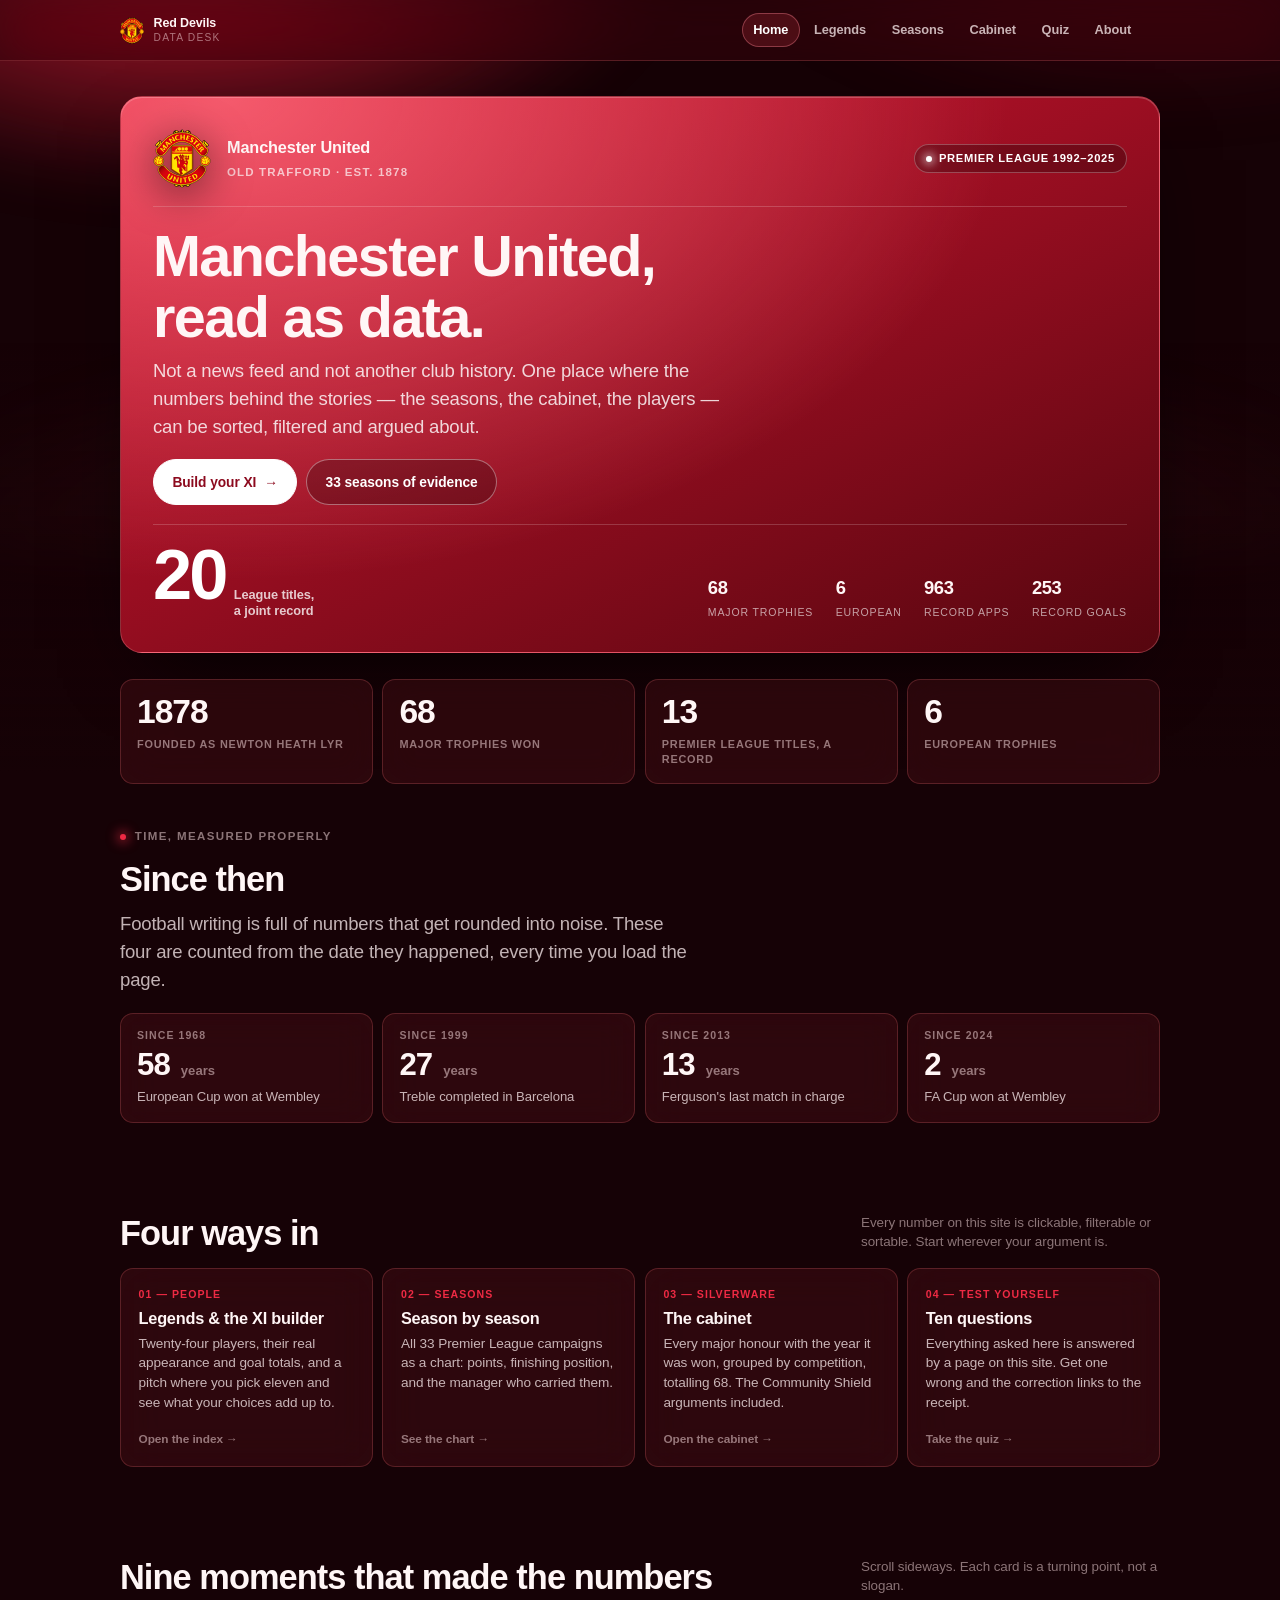
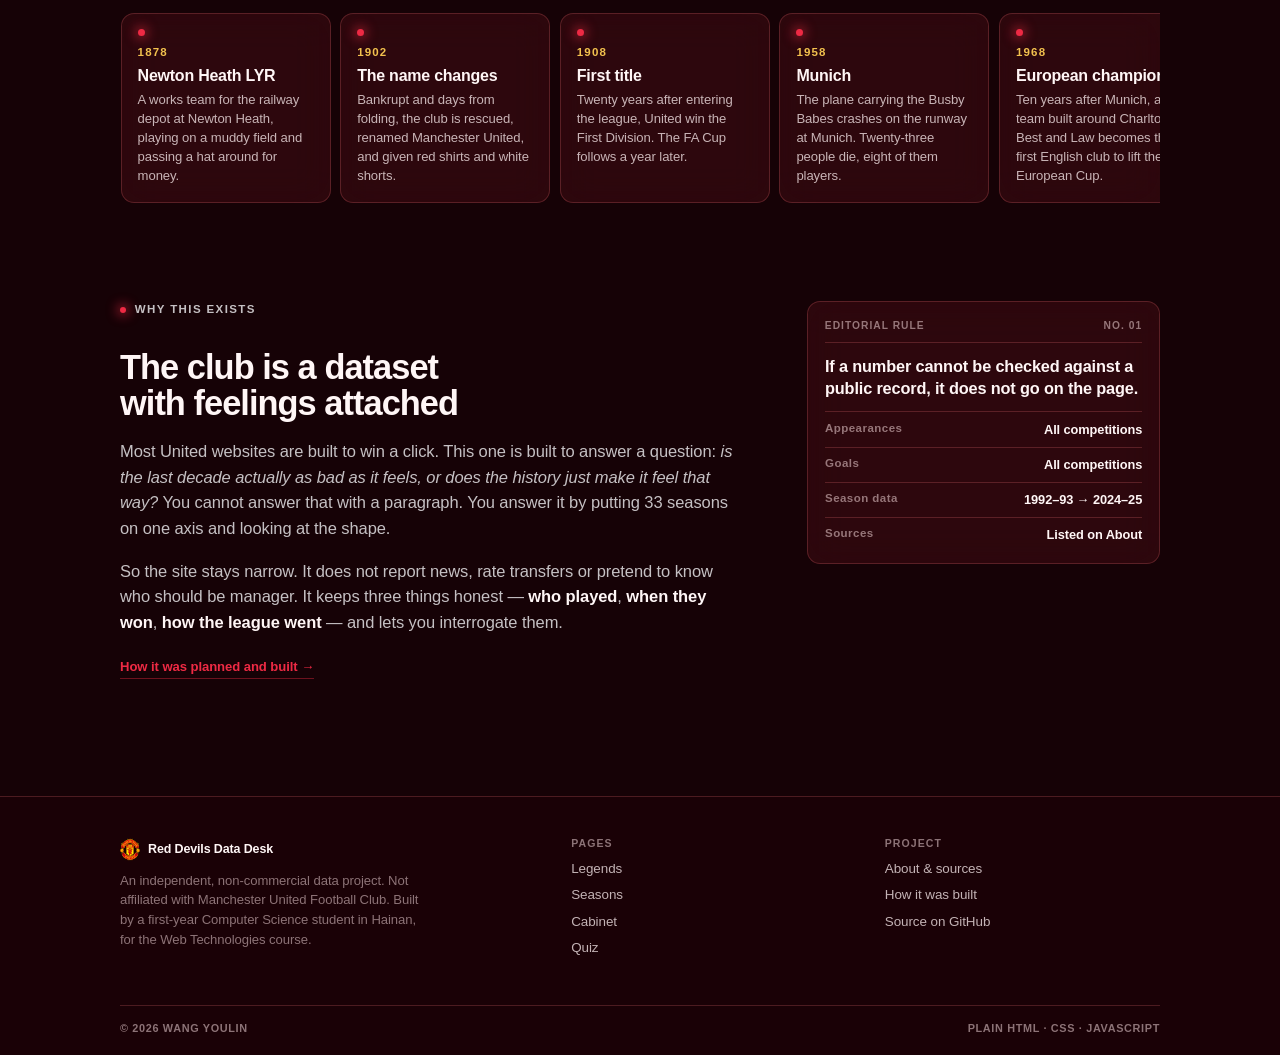
<file: index.html>
<!DOCTYPE html>
<html lang="en" data-theme="dark">
<head>
<meta charset="UTF-8">
<meta name="viewport" content="width=device-width, initial-scale=1">
<title>Red Devils Data Desk — Manchester United in numbers</title>
<meta name="description" content="A quiet data desk for Manchester United: every Premier League season, the trophy cabinet, and an XI you build yourself. Plain HTML, CSS and JavaScript.">
<meta name="author" content="WANG Youlin">
<meta name="theme-color" content="#06060a">
<link rel="canonical" href="https://qianniu2007.github.io/red-devils-desk/">

<meta property="og:type" content="website">
<meta property="og:site_name" content="Red Devils Data Desk">
<meta property="og:title" content="Red Devils Data Desk — Manchester United in numbers">
<meta property="og:description" content="Thirty-three Premier League seasons, 68 major trophies, and the XI that only you would pick.">
<meta property="og:url" content="https://qianniu2007.github.io/red-devils-desk/">
<meta property="og:image" content="https://qianniu2007.github.io/red-devils-desk/assets/img/og.png">
<meta property="og:image:width" content="1200">
<meta property="og:image:height" content="630">
<meta name="twitter:card" content="summary_large_image">

<link rel="icon" href="assets/img/favicon.svg" type="image/svg+xml">
<link rel="apple-touch-icon" href="assets/img/favicon-180.png">
<link rel="stylesheet" href="assets/css/site.css">

<script>
  /* Only used to scope the reveal styling: no theme switching any more. */
  document.documentElement.classList.add('js');
</script>
</head>
<body>
<a class="skip-link" href="#main">Skip to content</a>

<header class="masthead">
  <div class="wrap masthead__bar">
    <a class="brand" href="index.html">
      <img src="assets/img/crest-official.svg" alt="" width="24" height="27">
      <span class="brand__name"><b>Red Devils</b><span>Data Desk</span></span>
    </a>

    <nav class="nav" data-nav aria-label="Primary">
      <a href="index.html" aria-current="page">Home</a>
      <a href="legends.html">Legends</a>
      <a href="seasons.html">Seasons</a>
      <a href="trophies.html">Cabinet</a>
      <a href="quiz.html">Quiz</a>
      <a href="about.html">About</a>
    </nav>

    <div class="tools">
      <button class="icon-btn menu-btn" type="button" data-menu-toggle aria-expanded="false" aria-controls="primary-nav" aria-label="Open menu">
        <svg viewBox="0 0 24 24" fill="none" stroke="currentColor" stroke-width="1.8" aria-hidden="true"><path d="M3 6h18M3 12h18M3 18h18"/></svg>
      </button>
    </div>
  </div>
</header>

<main id="main">
  <!-- Hero ------------------------------------------------------------- -->
  <section class="wrap hero">
    <div class="hero-card">
      <div class="hero-card__top">
        <img class="crest" src="assets/img/crest-official.svg" alt="" width="58" height="65">
        <div class="hero-card__club">
          <b>Manchester United</b>
          <span>Old Trafford · est. 1878</span>
        </div>
        <span class="pill-live">Premier League 1992–2025</span>
      </div>

      <h1>Manchester United,<br>read as data.</h1>
      <p class="lead">Not a news feed and not another club history. One place where the numbers behind the stories — the seasons, the cabinet, the players — can be sorted, filtered and argued about.</p>

      <div class="hero__actions">
        <a class="btn" href="legends.html">Build your XI <span class="arrow" aria-hidden="true">→</span></a>
        <a class="btn btn--ghost" href="seasons.html">33 seasons of evidence</a>
      </div>

      <div class="hero-figure">
        <div class="hero-figure__main">
          <span class="hero-figure__num">20</span>
          <span class="hero-figure__label">League titles,<br>a joint record</span>
        </div>
        <ul class="hero-figure__rows">
          <li><b>68</b><span>Major trophies</span></li>
          <li><b>6</b><span>European</span></li>
          <li><b>963</b><span>Record apps</span></li>
          <li><b>253</b><span>Record goals</span></li>
        </ul>
      </div>
    </div>
  </section>

  <!-- Stat strip -------------------------------------------------------- -->
  <section class="wrap" aria-label="Key numbers">
    <div class="stats reveal">
      <div class="stat">
        <span class="stat__num">1878</span>
        <span class="stat__label">Founded as Newton Heath LYR</span>
      </div>
      <div class="stat">
        <span class="stat__num">68</span>
        <span class="stat__label">Major trophies won</span>
      </div>
      <div class="stat">
        <span class="stat__num">13</span>
        <span class="stat__label">Premier League titles, a record</span>
      </div>
      <div class="stat">
        <span class="stat__num">6</span>
        <span class="stat__label">European trophies</span>
      </div>
    </div>
  </section>

  <!-- Since then -------------------------------------------------------- -->
  <section class="wrap section">
    <p class="kicker"><span class="dot" aria-hidden="true"></span>Time, measured properly</p>
    <h2 class="mb-0">Since then</h2>
    <p class="lead mt-2">Football writing is full of numbers that get rounded into noise. These four are counted from the date they happened, every time you load the page.</p>
    <div class="tickers reveal" id="tickers"></div>
  </section>

  <!-- Three ways in ----------------------------------------------------- -->
  <section class="wrap section">
    <div class="section-head">
      <h2>Four ways in</h2>
      <p class="section-note">Every number on this site is clickable, filterable or sortable. Start wherever your argument is.</p>
    </div>

    <div class="cards reveal">
      <a class="card" href="legends.html">
        <span class="card__index">01 — People</span>
        <h3>Legends &amp; the XI builder</h3>
        <p>Twenty-four players, their real appearance and goal totals, and a pitch where you pick eleven and see what your choices add up to.</p>
        <span class="card__go">Open the index →</span>
      </a>
      <a class="card" href="seasons.html">
        <span class="card__index">02 — Seasons</span>
        <h3>Season by season</h3>
        <p>All 33 Premier League campaigns as a chart: points, finishing position, and the manager who carried them.</p>
        <span class="card__go">See the chart →</span>
      </a>
      <a class="card" href="trophies.html">
        <span class="card__index">03 — Silverware</span>
        <h3>The cabinet</h3>
        <p>Every major honour with the year it was won, grouped by competition, totalling 68. The Community Shield arguments included.</p>
        <span class="card__go">Open the cabinet →</span>
      </a>
      <a class="card" href="quiz.html">
        <span class="card__index">04 — Test yourself</span>
        <h3>Ten questions</h3>
        <p>Everything asked here is answered by a page on this site. Get one wrong and the correction links to the receipt.</p>
        <span class="card__go">Take the quiz →</span>
      </a>
    </div>
  </section>

  <!-- Eras -------------------------------------------------------------- -->
  <section class="wrap section">
    <div class="section-head">
      <h2>Nine moments that made the numbers</h2>
      <p class="section-note">Scroll sideways. Each card is a turning point, not a slogan.</p>
    </div>
    <div class="timeline reveal" id="eras" tabindex="0" role="region" aria-label="Club eras, scrollable"></div>
  </section>

  <!-- Honest bit -------------------------------------------------------- -->
  <section class="wrap section">
    <div class="hero__grid">
      <div class="prose">
        <p class="kicker"><span class="dot" aria-hidden="true"></span>Why this exists</p>
        <h2>The club is a dataset with feelings attached</h2>
        <p>Most United websites are built to win a click. This one is built to answer a question: <em>is the last decade actually as bad as it feels, or does the history just make it feel that way?</em> You cannot answer that with a paragraph. You answer it by putting 33 seasons on one axis and looking at the shape.</p>
        <p>So the site stays narrow. It does not report news, rate transfers or pretend to know who should be manager. It keeps three things honest — <strong>who played</strong>, <strong>when they won</strong>, <strong>how the league went</strong> — and lets you interrogate them.</p>
        <p><a class="arrow-link" href="about.html">How it was planned and built →</a></p>
      </div>
      <div class="programme" aria-label="Reading note">
        <div class="programme__top"><span>Editorial rule</span><span>No. 01</span></div>
        <p class="programme__label">If a number cannot be checked against a public record, it does not go on the page.</p>
        <dl class="programme__rows">
          <div class="programme__row"><dt>Appearances</dt><dd>All competitions</dd></div>
          <div class="programme__row"><dt>Goals</dt><dd>All competitions</dd></div>
          <div class="programme__row"><dt>Season data</dt><dd>1992–93 → 2024–25</dd></div>
          <div class="programme__row"><dt>Sources</dt><dd>Listed on About</dd></div>
        </dl>
      </div>
    </div>
  </section>
</main>

<footer class="footer">
  <div class="wrap">
    <div class="footer__grid">
      <div>
        <div class="footer__brand"><img src="assets/img/crest-official.svg" alt="" width="20" height="23">Red Devils Data Desk</div>
        <p>An independent, non-commercial data project. Not affiliated with Manchester United Football Club. Built by a first-year Computer Science student in Hainan, for the Web Technologies course.</p>
      </div>
      <div>
        <h2>Pages</h2>
        <ul>
          <li><a href="legends.html">Legends</a></li>
          <li><a href="seasons.html">Seasons</a></li>
          <li><a href="trophies.html">Cabinet</a></li>
          <li><a href="quiz.html">Quiz</a></li>
        </ul>
      </div>
      <div>
        <h2>Project</h2>
        <ul>
          <li><a href="about.html">About &amp; sources</a></li>
          <li><a href="about.html#process">How it was built</a></li>
          <li><a href="https://github.com/qianniu2007/red-devils-desk">Source on GitHub</a></li>
        </ul>
      </div>
    </div>
    <div class="footer__base">
      <span>© <span data-year>2026</span> WANG Youlin</span>
      <span>Plain HTML · CSS · JavaScript</span>
    </div>
  </div>
</footer>

<script src="assets/js/data.js"></script>
<script src="assets/js/site.js"></script>
<script>
  /* Home page only: render the eras timeline and the "since then" tickers
     straight out of the data file, so the markup never drifts from the data. */
  (function () {
    var erasHost = document.getElementById('eras');
    window.UTD.eras.forEach(function (era) {
      var el = document.createElement('article');
      el.className = 'era';
      el.innerHTML = '<span class="era__year">' + era.year + '</span>' +
        '<h3>' + era.title + '</h3>' +
        '<p>' + era.text + '</p>';
      erasHost.appendChild(el);
    });

    var tickerHost = document.getElementById('tickers');
    window.UTD.milestones.forEach(function (m) {
      var el = document.createElement('div');
      el.className = 'ticker';
      el.innerHTML = '<span class="ticker__since">Since ' + m.date.split('-')[0] + '</span>' +
        '<div class="ticker__num" data-ticker="' + m.label + '">0 <span data-ticker-unit>years</span></div>' +
        '<span class="ticker__label">' + m.label + '</span>';
      tickerHost.appendChild(el);
    });

    /* site.js ran before these nodes existed, so ask it to count them now. */
    window.RDD.renderTickers();
  })();
</script>
</body>
</html>
</file>
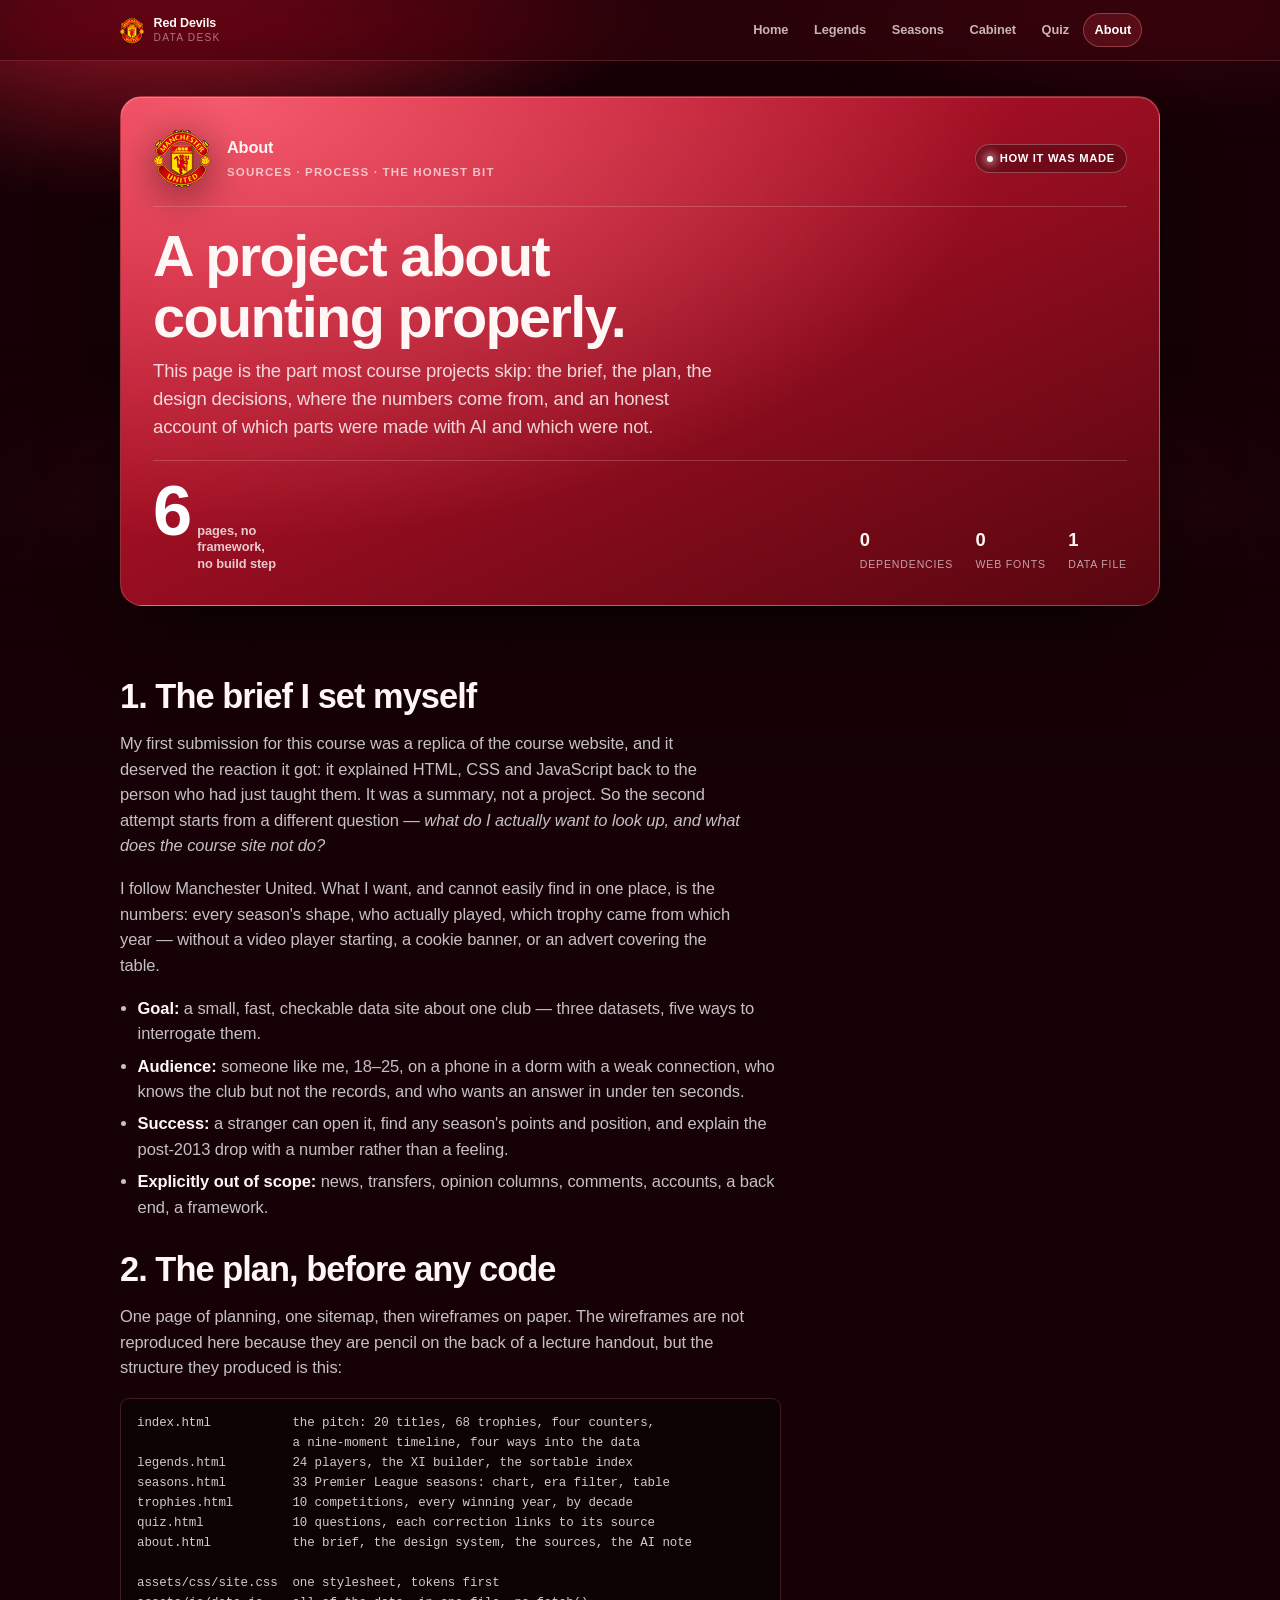
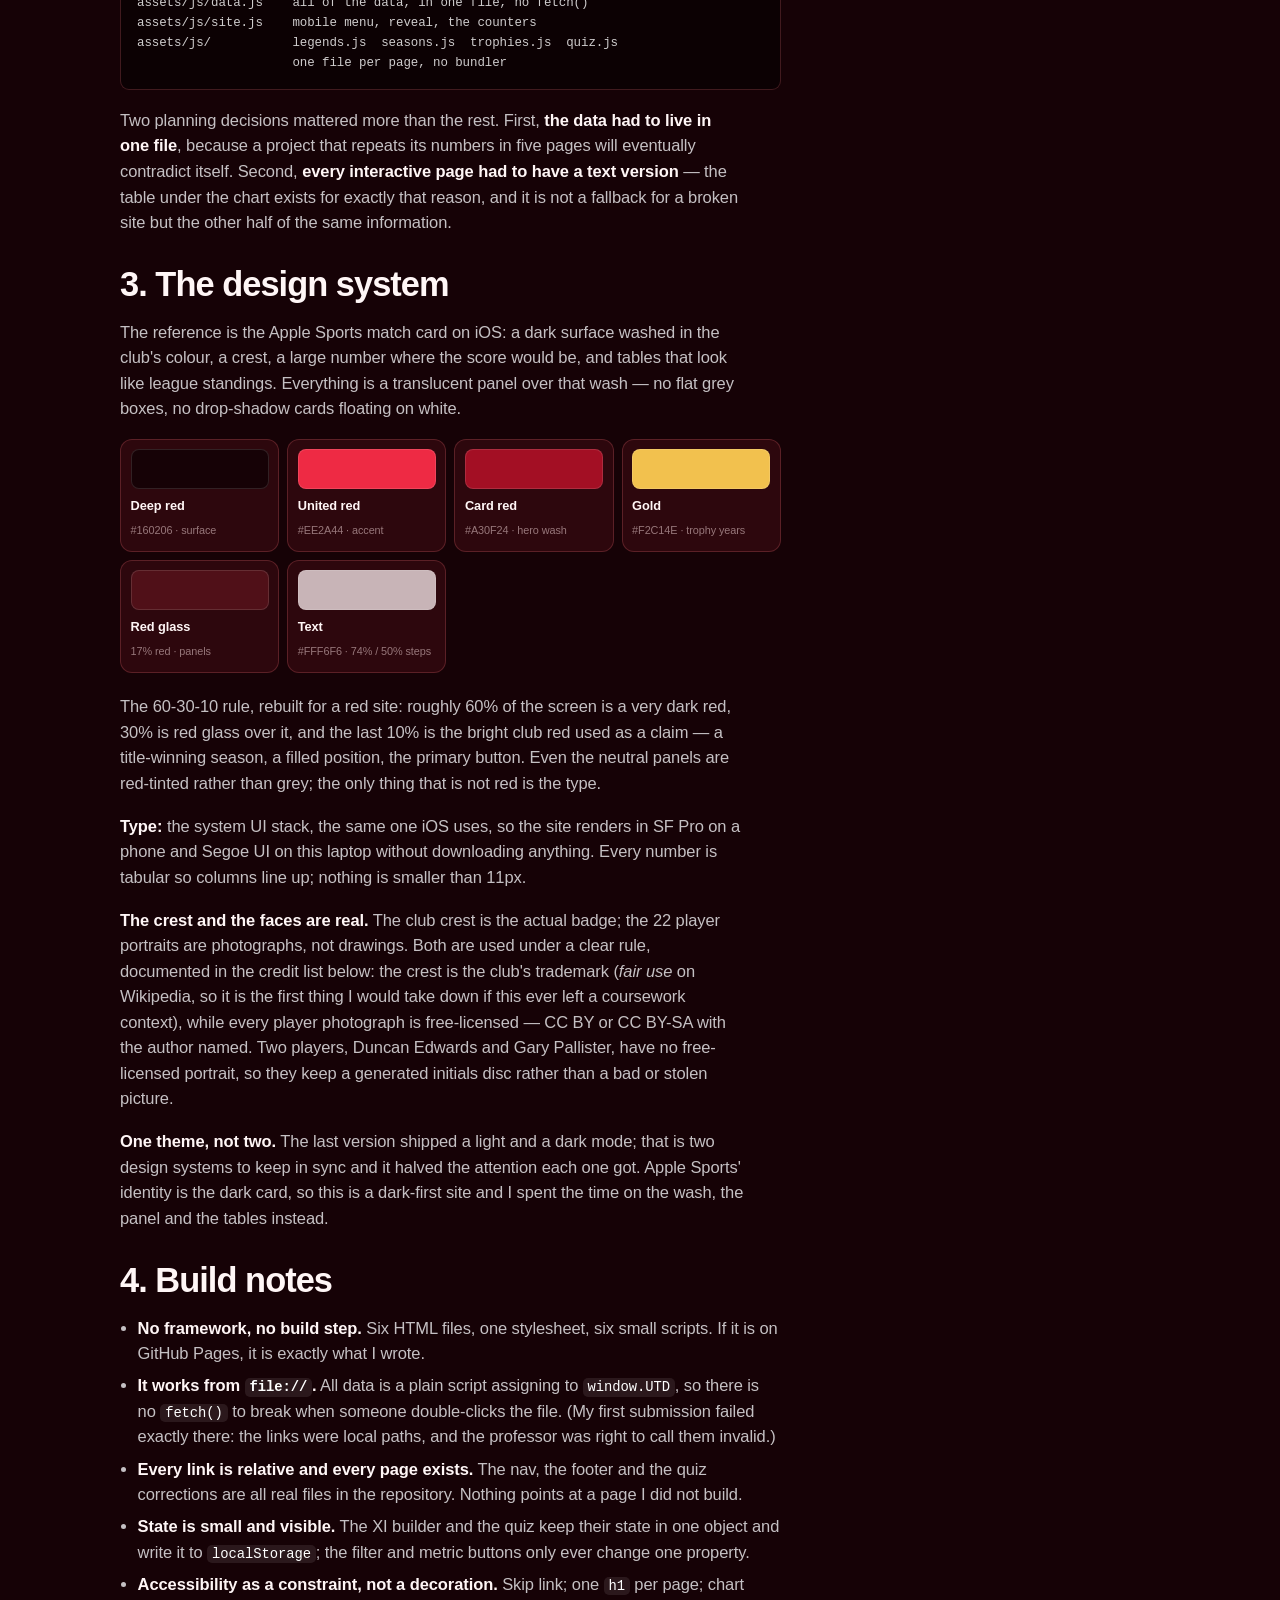
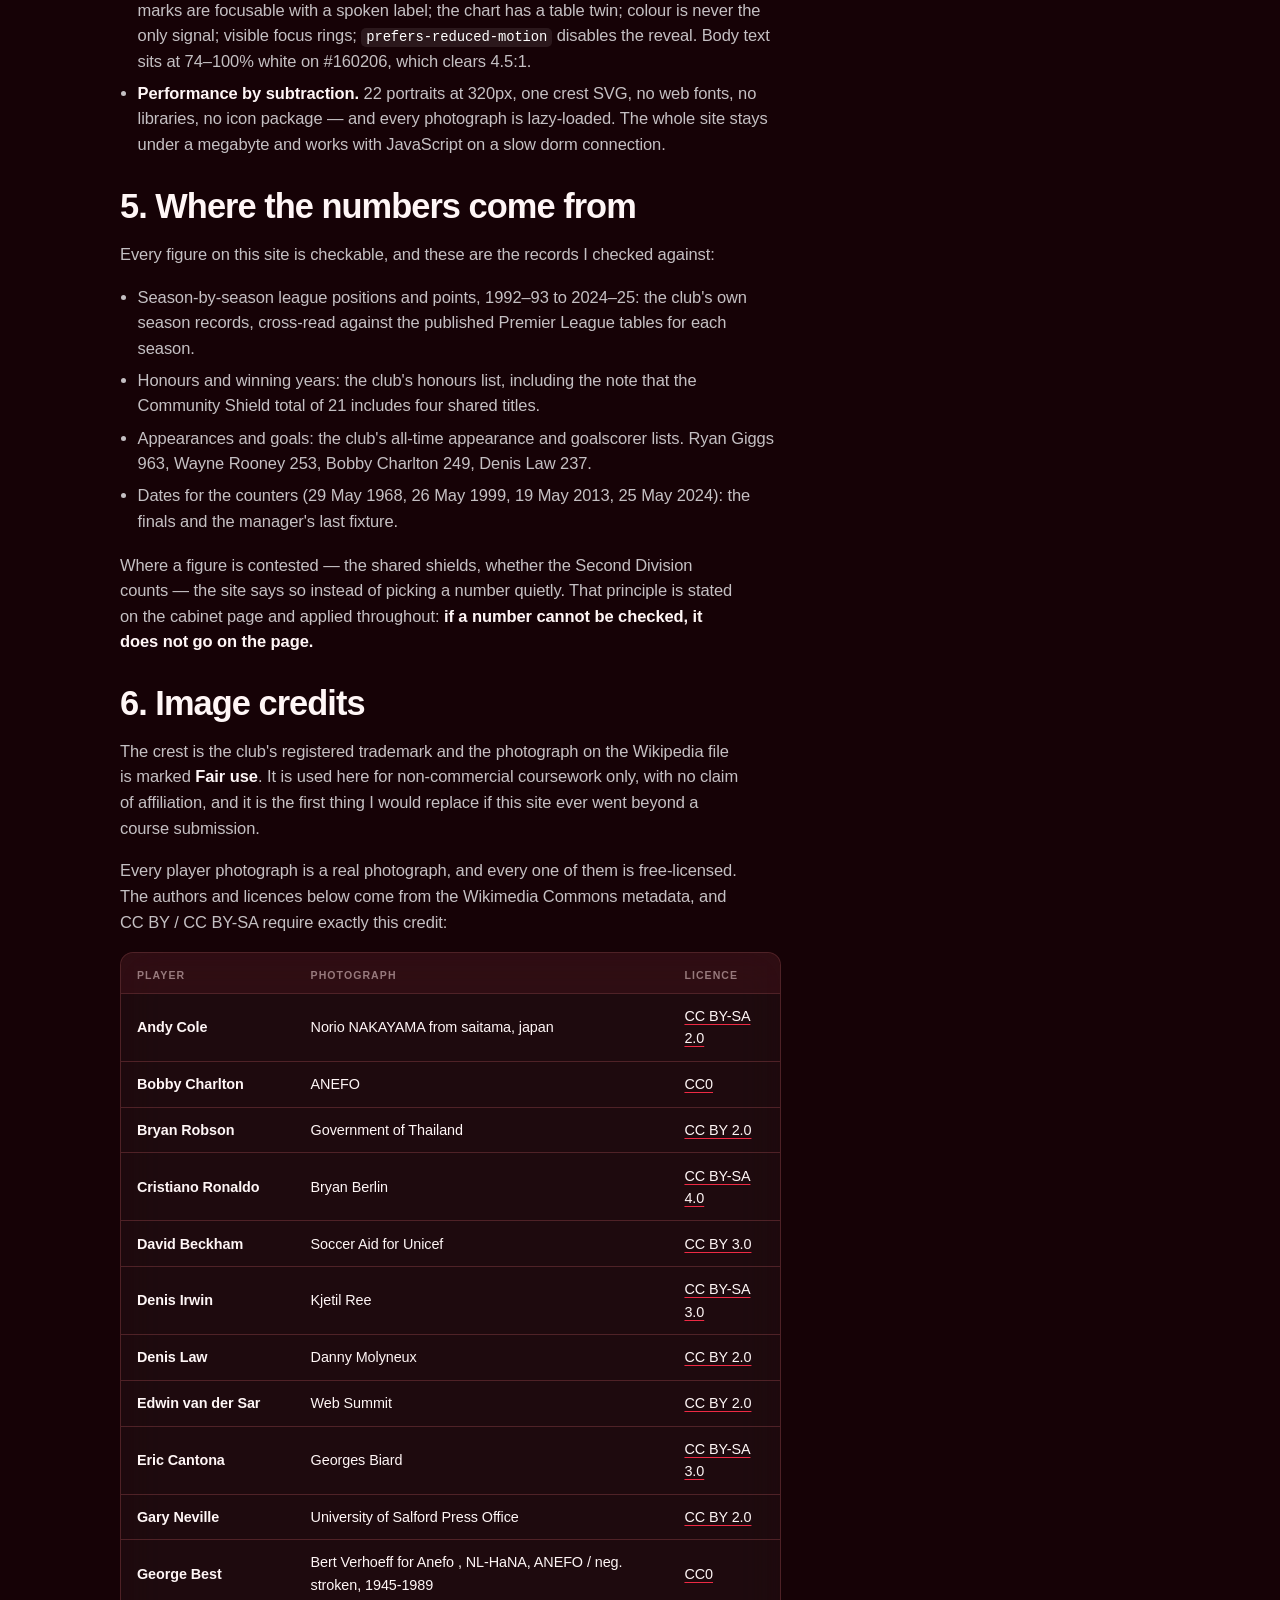
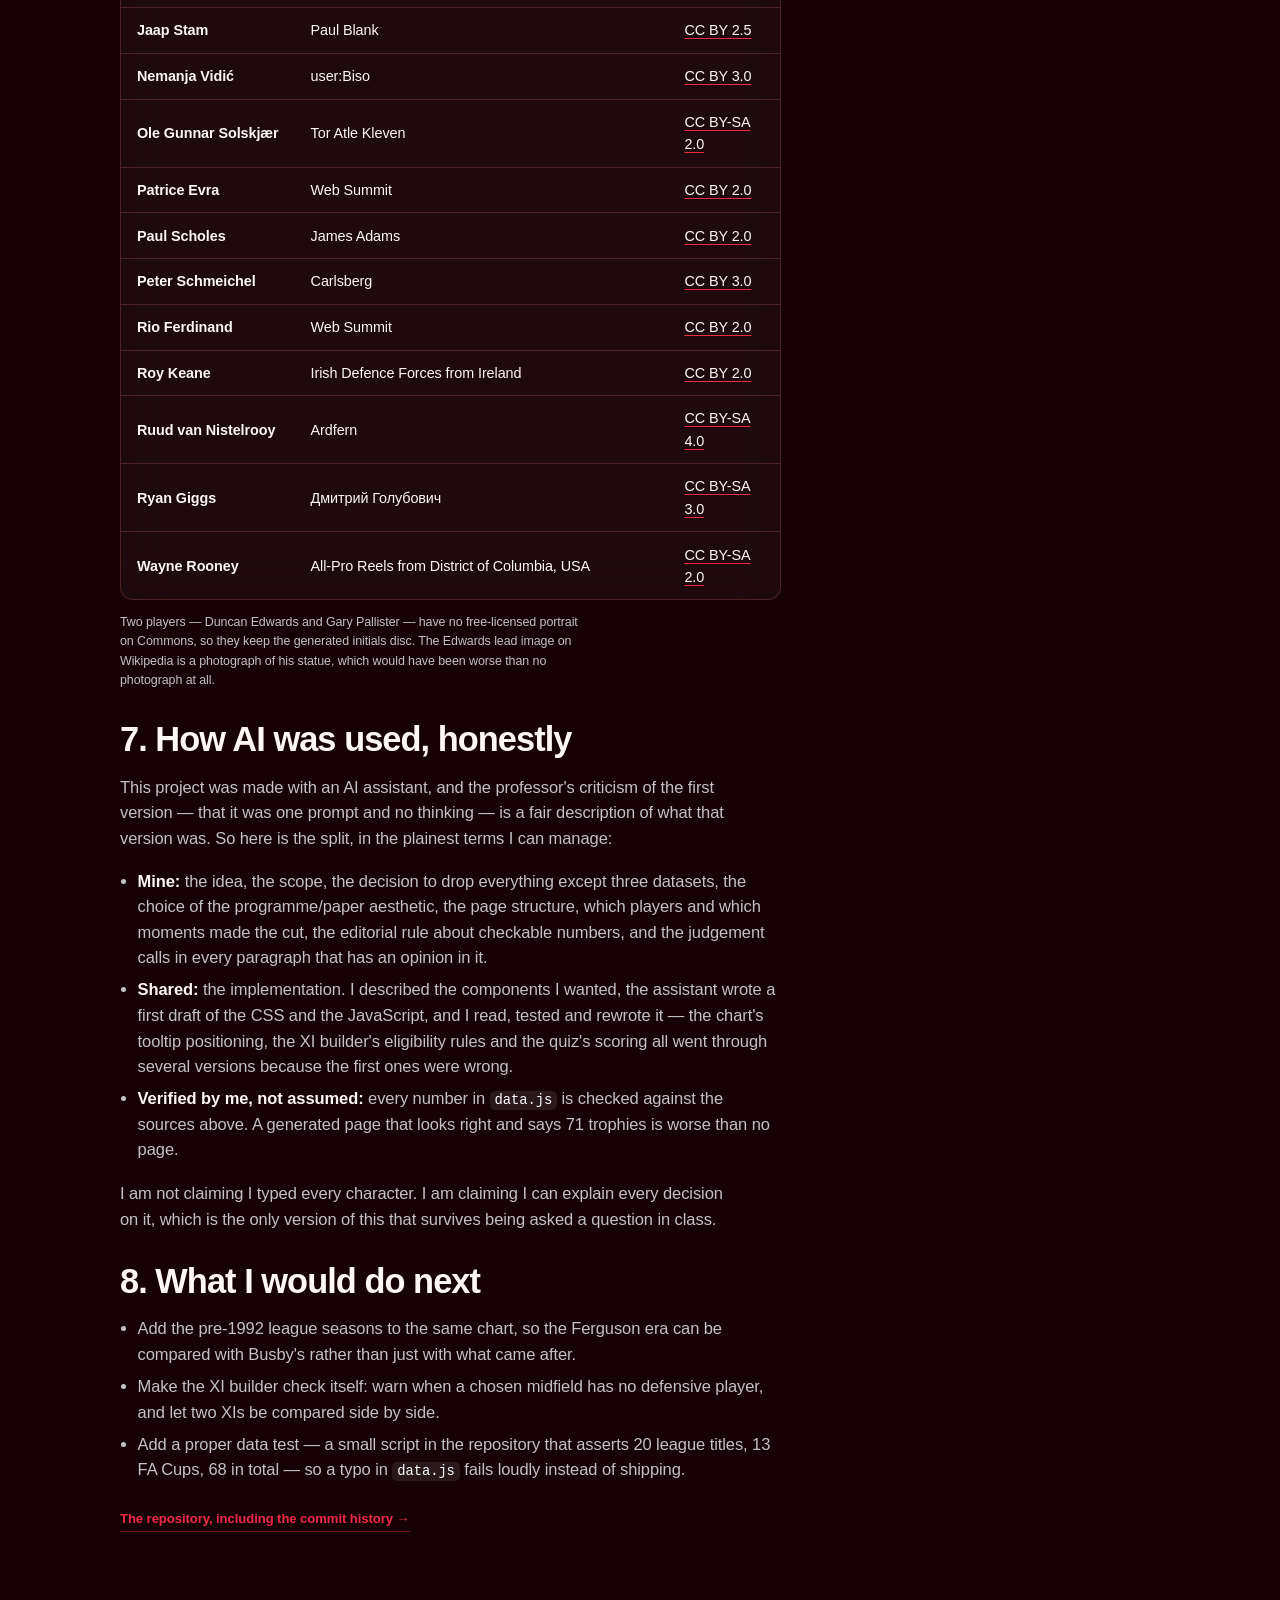
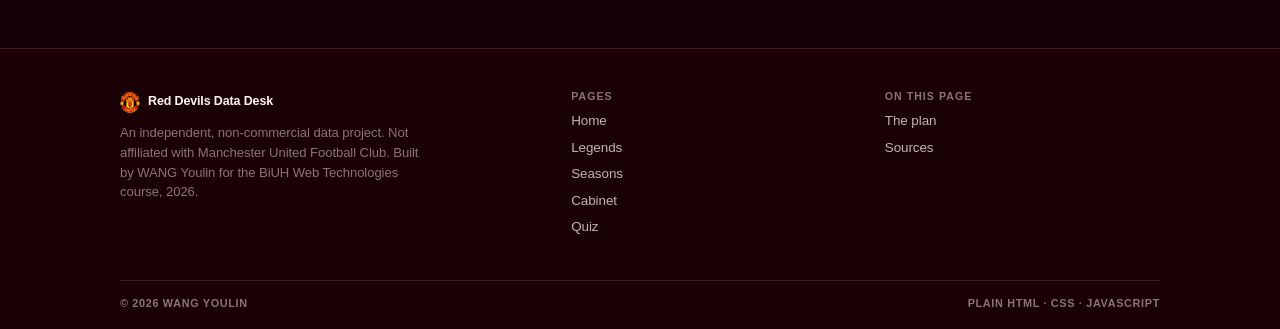
<file: about.html>
<!DOCTYPE html>
<html lang="en" data-theme="dark">
<head>
<meta charset="UTF-8">
<meta name="viewport" content="width=device-width, initial-scale=1">
<title>About, sources &amp; process — Red Devils Data Desk</title>
<meta name="description" content="Why this site exists, how it was planned, the design system behind it, where the numbers come from, and what AI was and was not used for.">
<meta name="author" content="WANG Youlin">
<meta name="theme-color" content="#06060a">
<link rel="canonical" href="https://qianniu2007.github.io/red-devils-desk/about.html">

<meta property="og:type" content="website">
<meta property="og:site_name" content="Red Devils Data Desk">
<meta property="og:title" content="About, sources &amp; process — Red Devils Data Desk">
<meta property="og:description" content="The brief, the wireframe, the design tokens, the data sources, and an honest note on how this was made.">
<meta property="og:url" content="https://qianniu2007.github.io/red-devils-desk/about.html">
<meta property="og:image" content="https://qianniu2007.github.io/red-devils-desk/assets/img/og.png">
<meta property="og:image:width" content="1200">
<meta property="og:image:height" content="630">
<meta name="twitter:card" content="summary_large_image">

<link rel="icon" href="assets/img/favicon.svg" type="image/svg+xml">
<link rel="apple-touch-icon" href="assets/img/favicon-180.png">
<link rel="stylesheet" href="assets/css/site.css">

<script>
  /* Only used to scope the reveal styling: no theme switching any more. */
  document.documentElement.classList.add('js');
</script>
</head>
<body>
<a class="skip-link" href="#main">Skip to content</a>

<header class="masthead">
  <div class="wrap masthead__bar">
    <a class="brand" href="index.html">
      <img src="assets/img/crest-official.svg" alt="" width="24" height="27">
      <span class="brand__name"><b>Red Devils</b><span>Data Desk</span></span>
    </a>
    <nav class="nav" data-nav aria-label="Primary">
      <a href="index.html">Home</a>
      <a href="legends.html">Legends</a>
      <a href="seasons.html">Seasons</a>
      <a href="trophies.html">Cabinet</a>
      <a href="quiz.html">Quiz</a>
      <a href="about.html" aria-current="page">About</a>
    </nav>
    <div class="tools">
      <button class="icon-btn menu-btn" type="button" data-menu-toggle aria-expanded="false" aria-controls="primary-nav" aria-label="Open menu">
        <svg viewBox="0 0 24 24" fill="none" stroke="currentColor" stroke-width="1.8" aria-hidden="true"><path d="M3 6h18M3 12h18M3 18h18"/></svg>
      </button>
    </div>
  </div>
</header>

<main id="main">
  <section class="wrap hero">
    <div class="hero-card">
      <div class="hero-card__top">
        <img class="crest" src="assets/img/crest-official.svg" alt="" width="52" height="58">
        <div class="hero-card__club">
          <b>About</b>
          <span>Sources · process · the honest bit</span>
        </div>
        <span class="pill-live">How it was made</span>
      </div>

      <h1>A project about<br>counting properly.</h1>
      <p class="lead">This page is the part most course projects skip: the brief, the plan, the design decisions, where the numbers come from, and an honest account of which parts were made with AI and which were not.</p>

      <div class="hero-figure">
        <div class="hero-figure__main">
          <span class="hero-figure__num">6</span>
          <span class="hero-figure__label">pages, no framework,<br>no build step</span>
        </div>
        <ul class="hero-figure__rows">
          <li><b>0</b><span>Dependencies</span></li>
          <li><b>0</b><span>Web fonts</span></li>
          <li><b>1</b><span>Data file</span></li>
        </ul>
      </div>
    </div>
  </section>

  <section class="wrap section">
    <div class="prose">
      <h2>1. The brief I set myself</h2>
      <p>My first submission for this course was a replica of the course website, and it deserved the reaction it got: it explained HTML, CSS and JavaScript back to the person who had just taught them. It was a summary, not a project. So the second attempt starts from a different question — <em>what do I actually want to look up, and what does the course site not do?</em></p>
      <p>I follow Manchester United. What I want, and cannot easily find in one place, is the numbers: every season's shape, who actually played, which trophy came from which year — without a video player starting, a cookie banner, or an advert covering the table.</p>
      <ul>
        <li><strong>Goal:</strong> a small, fast, checkable data site about one club — three datasets, five ways to interrogate them.</li>
        <li><strong>Audience:</strong> someone like me, 18–25, on a phone in a dorm with a weak connection, who knows the club but not the records, and who wants an answer in under ten seconds.</li>
        <li><strong>Success:</strong> a stranger can open it, find any season's points and position, and explain the post-2013 drop with a number rather than a feeling.</li>
        <li><strong>Explicitly out of scope:</strong> news, transfers, opinion columns, comments, accounts, a back end, a framework.</li>
      </ul>

      <h2 id="process">2. The plan, before any code</h2>
      <p>One page of planning, one sitemap, then wireframes on paper. The wireframes are not reproduced here because they are pencil on the back of a lecture handout, but the structure they produced is this:</p>
      <pre class="ascii">index.html           the pitch: 20 titles, 68 trophies, four counters,
                     a nine-moment timeline, four ways into the data
legends.html         24 players, the XI builder, the sortable index
seasons.html         33 Premier League seasons: chart, era filter, table
trophies.html        10 competitions, every winning year, by decade
quiz.html            10 questions, each correction links to its source
about.html           the brief, the design system, the sources, the AI note

assets/css/site.css  one stylesheet, tokens first
assets/js/data.js    all of the data, in one file, no fetch()
assets/js/site.js    mobile menu, reveal, the counters
assets/js/           legends.js  seasons.js  trophies.js  quiz.js
                     one file per page, no bundler</pre>
      <p>Two planning decisions mattered more than the rest. First, <strong>the data had to live in one file</strong>, because a project that repeats its numbers in five pages will eventually contradict itself. Second, <strong>every interactive page had to have a text version</strong> — the table under the chart exists for exactly that reason, and it is not a fallback for a broken site but the other half of the same information.</p>

      <h2>3. The design system</h2>
      <p>The reference is the Apple Sports match card on iOS: a dark surface washed in the club's colour, a crest, a large number where the score would be, and tables that look like league standings. Everything is a translucent panel over that wash — no flat grey boxes, no drop-shadow cards floating on white.</p>
      <div class="swatches" aria-label="Colour tokens">
        <div class="swatch"><div class="swatch__chip" style="background:#160206"></div><b>Deep red</b><span>#160206 · surface</span></div>
        <div class="swatch"><div class="swatch__chip" style="background:#ee2a44"></div><b>United red</b><span>#EE2A44 · accent</span></div>
        <div class="swatch"><div class="swatch__chip" style="background:#a30f24"></div><b>Card red</b><span>#A30F24 · hero wash</span></div>
        <div class="swatch"><div class="swatch__chip" style="background:#f2c14e"></div><b>Gold</b><span>#F2C14E · trophy years</span></div>
        <div class="swatch"><div class="swatch__chip" style="background:rgba(255,66,84,.17)"></div><b>Red glass</b><span>17% red · panels</span></div>
        <div class="swatch"><div class="swatch__chip" style="background:rgba(255,242,243,.74)"></div><b>Text</b><span>#FFF6F6 · 74% / 50% steps</span></div>
      </div>
      <p>The 60-30-10 rule, rebuilt for a red site: roughly 60% of the screen is a very dark red, 30% is red glass over it, and the last 10% is the bright club red used as a claim — a title-winning season, a filled position, the primary button. Even the neutral panels are red-tinted rather than grey; the only thing that is not red is the type.</p>
      <p><strong>Type:</strong> the system UI stack, the same one iOS uses, so the site renders in SF Pro on a phone and Segoe UI on this laptop without downloading anything. Every number is tabular so columns line up; nothing is smaller than 11px.</p>
      <p><strong>The crest and the faces are real.</strong> The club crest is the actual badge; the 22 player portraits are photographs, not drawings. Both are used under a clear rule, documented in the credit list below: the crest is the club's trademark (<em>fair use</em> on Wikipedia, so it is the first thing I would take down if this ever left a coursework context), while every player photograph is free-licensed — CC BY or CC BY-SA with the author named. Two players, Duncan Edwards and Gary Pallister, have no free-licensed portrait, so they keep a generated initials disc rather than a bad or stolen picture.</p>
      <p><strong>One theme, not two.</strong> The last version shipped a light and a dark mode; that is two design systems to keep in sync and it halved the attention each one got. Apple Sports' identity is the dark card, so this is a dark-first site and I spent the time on the wash, the panel and the tables instead.</p>

      <h2>4. Build notes</h2>
      <ul>
        <li><strong>No framework, no build step.</strong> Six HTML files, one stylesheet, six small scripts. If it is on GitHub Pages, it is exactly what I wrote.</li>
        <li><strong>It works from <code>file://</code>.</strong> All data is a plain script assigning to <code>window.UTD</code>, so there is no <code>fetch()</code> to break when someone double-clicks the file. (My first submission failed exactly there: the links were local paths, and the professor was right to call them invalid.)</li>
        <li><strong>Every link is relative and every page exists.</strong> The nav, the footer and the quiz corrections are all real files in the repository. Nothing points at a page I did not build.</li>
        <li><strong>State is small and visible.</strong> The XI builder and the quiz keep their state in one object and write it to <code>localStorage</code>; the filter and metric buttons only ever change one property.</li>
        <li><strong>Accessibility as a constraint, not a decoration.</strong> Skip link; one <code>h1</code> per page; chart marks are focusable with a spoken label; the chart has a table twin; colour is never the only signal; visible focus rings; <code>prefers-reduced-motion</code> disables the reveal. Body text sits at 74–100% white on #160206, which clears 4.5:1.</li>
        <li><strong>Performance by subtraction.</strong> 22 portraits at 320px, one crest SVG, no web fonts, no libraries, no icon package — and every photograph is lazy-loaded. The whole site stays under a megabyte and works with JavaScript on a slow dorm connection.</li>
      </ul>

      <h2 id="sources">5. Where the numbers come from</h2>
      <p>Every figure on this site is checkable, and these are the records I checked against:</p>
      <ul>
        <li>Season-by-season league positions and points, 1992–93 to 2024–25: the club's own season records, cross-read against the published Premier League tables for each season.</li>
        <li>Honours and winning years: the club's honours list, including the note that the Community Shield total of 21 includes four shared titles.</li>
        <li>Appearances and goals: the club's all-time appearance and goalscorer lists. Ryan Giggs 963, Wayne Rooney 253, Bobby Charlton 249, Denis Law 237.</li>
        <li>Dates for the counters (29 May 1968, 26 May 1999, 19 May 2013, 25 May 2024): the finals and the manager's last fixture.</li>
      </ul>
      <p>Where a figure is contested — the shared shields, whether the Second Division counts — the site says so instead of picking a number quietly. That principle is stated on the cabinet page and applied throughout: <strong>if a number cannot be checked, it does not go on the page.</strong></p>

      <h2 id="credits">6. Image credits</h2>
      <p>The crest is the club's registered trademark and the photograph on the Wikipedia file is marked <strong>Fair use</strong>. It is used here for non-commercial coursework only, with no claim of affiliation, and it is the first thing I would replace if this site ever went beyond a course submission.</p>
      <p>Every player photograph is a real photograph, and every one of them is free-licensed. The authors and licences below come from the Wikimedia Commons metadata, and CC BY / CC BY-SA require exactly this credit:</p>
      <div class="table-wrap">
        <table>
          <caption class="visually-hidden">Photograph authors and licences for the 24 players on this site</caption>
          <thead>
            <tr><th scope="col">Player</th><th scope="col">Photograph</th><th scope="col">Licence</th></tr>
          </thead>
          <tbody>
          <tr>
            <th scope="row" style="white-space:nowrap">Andy Cole</th>
            <td>Norio NAKAYAMA from saitama, japan</td>
            <td><a href="https://creativecommons.org/licenses/by-sa/2.0">CC BY-SA 2.0</a></td>
          </tr>
          <tr>
            <th scope="row" style="white-space:nowrap">Bobby Charlton</th>
            <td>ANEFO</td>
            <td><a href="http://creativecommons.org/publicdomain/zero/1.0/deed.en">CC0</a></td>
          </tr>
          <tr>
            <th scope="row" style="white-space:nowrap">Bryan Robson</th>
            <td>Government of Thailand</td>
            <td><a href="https://creativecommons.org/licenses/by/2.0">CC BY 2.0</a></td>
          </tr>
          <tr>
            <th scope="row" style="white-space:nowrap">Cristiano Ronaldo</th>
            <td>Bryan Berlin</td>
            <td><a href="https://creativecommons.org/licenses/by-sa/4.0">CC BY-SA 4.0</a></td>
          </tr>
          <tr>
            <th scope="row" style="white-space:nowrap">David Beckham</th>
            <td>Soccer Aid for Unicef</td>
            <td><a href="https://creativecommons.org/licenses/by/3.0">CC BY 3.0</a></td>
          </tr>
          <tr>
            <th scope="row" style="white-space:nowrap">Denis Irwin</th>
            <td>Kjetil Ree</td>
            <td><a href="https://creativecommons.org/licenses/by-sa/3.0">CC BY-SA 3.0</a></td>
          </tr>
          <tr>
            <th scope="row" style="white-space:nowrap">Denis Law</th>
            <td>Danny Molyneux</td>
            <td><a href="https://creativecommons.org/licenses/by/2.0">CC BY 2.0</a></td>
          </tr>
          <tr>
            <th scope="row" style="white-space:nowrap">Edwin van der Sar</th>
            <td>Web Summit</td>
            <td><a href="https://creativecommons.org/licenses/by/2.0">CC BY 2.0</a></td>
          </tr>
          <tr>
            <th scope="row" style="white-space:nowrap">Eric Cantona</th>
            <td>Georges Biard</td>
            <td><a href="https://creativecommons.org/licenses/by-sa/3.0">CC BY-SA 3.0</a></td>
          </tr>
          <tr>
            <th scope="row" style="white-space:nowrap">Gary Neville</th>
            <td>University of Salford Press Office</td>
            <td><a href="https://creativecommons.org/licenses/by/2.0">CC BY 2.0</a></td>
          </tr>
          <tr>
            <th scope="row" style="white-space:nowrap">George Best</th>
            <td>Bert Verhoeff for Anefo , NL-HaNA, ANEFO / neg. stroken, 1945-1989</td>
            <td><a href="http://creativecommons.org/publicdomain/zero/1.0/deed.en">CC0</a></td>
          </tr>
          <tr>
            <th scope="row" style="white-space:nowrap">Jaap Stam</th>
            <td>Paul Blank</td>
            <td><a href="https://creativecommons.org/licenses/by/2.5">CC BY 2.5</a></td>
          </tr>
          <tr>
            <th scope="row" style="white-space:nowrap">Nemanja Vidić</th>
            <td>user:Biso</td>
            <td><a href="https://creativecommons.org/licenses/by/3.0">CC BY 3.0</a></td>
          </tr>
          <tr>
            <th scope="row" style="white-space:nowrap">Ole Gunnar Solskjær</th>
            <td>Tor Atle Kleven</td>
            <td><a href="https://creativecommons.org/licenses/by-sa/2.0">CC BY-SA 2.0</a></td>
          </tr>
          <tr>
            <th scope="row" style="white-space:nowrap">Patrice Evra</th>
            <td>Web Summit</td>
            <td><a href="https://creativecommons.org/licenses/by/2.0">CC BY 2.0</a></td>
          </tr>
          <tr>
            <th scope="row" style="white-space:nowrap">Paul Scholes</th>
            <td>James Adams</td>
            <td><a href="https://creativecommons.org/licenses/by/2.0">CC BY 2.0</a></td>
          </tr>
          <tr>
            <th scope="row" style="white-space:nowrap">Peter Schmeichel</th>
            <td>Carlsberg</td>
            <td><a href="https://creativecommons.org/licenses/by/3.0">CC BY 3.0</a></td>
          </tr>
          <tr>
            <th scope="row" style="white-space:nowrap">Rio Ferdinand</th>
            <td>Web Summit</td>
            <td><a href="https://creativecommons.org/licenses/by/2.0">CC BY 2.0</a></td>
          </tr>
          <tr>
            <th scope="row" style="white-space:nowrap">Roy Keane</th>
            <td>Irish Defence Forces from Ireland</td>
            <td><a href="https://creativecommons.org/licenses/by/2.0">CC BY 2.0</a></td>
          </tr>
          <tr>
            <th scope="row" style="white-space:nowrap">Ruud van Nistelrooy</th>
            <td>Ardfern</td>
            <td><a href="https://creativecommons.org/licenses/by-sa/4.0">CC BY-SA 4.0</a></td>
          </tr>
          <tr>
            <th scope="row" style="white-space:nowrap">Ryan Giggs</th>
            <td>Дмитрий Голубович</td>
            <td><a href="https://creativecommons.org/licenses/by-sa/3.0">CC BY-SA 3.0</a></td>
          </tr>
          <tr>
            <th scope="row" style="white-space:nowrap">Wayne Rooney</th>
            <td>All-Pro Reels from District of Columbia, USA</td>
            <td><a href="https://creativecommons.org/licenses/by-sa/2.0">CC BY-SA 2.0</a></td>
          </tr>
          </tbody>
        </table>
      </div>
      <p class="quiz-note" style="margin-top:.8rem">Two players — Duncan Edwards and Gary Pallister — have no free-licensed portrait on Commons, so they keep the generated initials disc. The Edwards lead image on Wikipedia is a photograph of his statue, which would have been worse than no photograph at all.</p>

      <h2>7. How AI was used, honestly</h2>
      <p>This project was made with an AI assistant, and the professor's criticism of the first version — that it was one prompt and no thinking — is a fair description of what that version was. So here is the split, in the plainest terms I can manage:</p>
      <ul>
        <li><strong>Mine:</strong> the idea, the scope, the decision to drop everything except three datasets, the choice of the programme/paper aesthetic, the page structure, which players and which moments made the cut, the editorial rule about checkable numbers, and the judgement calls in every paragraph that has an opinion in it.</li>
        <li><strong>Shared:</strong> the implementation. I described the components I wanted, the assistant wrote a first draft of the CSS and the JavaScript, and I read, tested and rewrote it — the chart's tooltip positioning, the XI builder's eligibility rules and the quiz's scoring all went through several versions because the first ones were wrong.</li>
        <li><strong>Verified by me, not assumed:</strong> every number in <code>data.js</code> is checked against the sources above. A generated page that looks right and says 71 trophies is worse than no page.</li>
      </ul>
      <p>I am not claiming I typed every character. I am claiming I can explain every decision on it, which is the only version of this that survives being asked a question in class.</p>

      <h2>8. What I would do next</h2>
      <ul>
        <li>Add the pre-1992 league seasons to the same chart, so the Ferguson era can be compared with Busby's rather than just with what came after.</li>
        <li>Make the XI builder check itself: warn when a chosen midfield has no defensive player, and let two XIs be compared side by side.</li>
        <li>Add a proper data test — a small script in the repository that asserts 20 league titles, 13 FA Cups, 68 in total — so a typo in <code>data.js</code> fails loudly instead of shipping.</li>
      </ul>
      <p class="mt-3"><a class="arrow-link" href="https://github.com/qianniu2007/red-devils-desk">The repository, including the commit history →</a></p>
    </div>
  </section>
</main>

<footer class="footer">
  <div class="wrap">
    <div class="footer__grid">
      <div>
        <div class="footer__brand"><img src="assets/img/crest-official.svg" alt="" width="20" height="23">Red Devils Data Desk</div>
        <p>An independent, non-commercial data project. Not affiliated with Manchester United Football Club. Built by WANG Youlin for the BiUH Web Technologies course, 2026.</p>
      </div>
      <div>
        <h2>Pages</h2>
        <ul>
          <li><a href="index.html">Home</a></li>
          <li><a href="legends.html">Legends</a></li>
          <li><a href="seasons.html">Seasons</a></li>
          <li><a href="trophies.html">Cabinet</a></li>
          <li><a href="quiz.html">Quiz</a></li>
        </ul>
      </div>
      <div>
        <h2>On this page</h2>
        <ul>
          <li><a href="#process">The plan</a></li>
          <li><a href="#sources">Sources</a></li>
        </ul>
      </div>
    </div>
    <div class="footer__base">
      <span>© <span data-year>2026</span> WANG Youlin</span>
      <span>Plain HTML · CSS · JavaScript</span>
    </div>
  </div>
</footer>

<script src="assets/js/data.js"></script>
<script src="assets/js/site.js"></script>
</body>
</html>
</file>
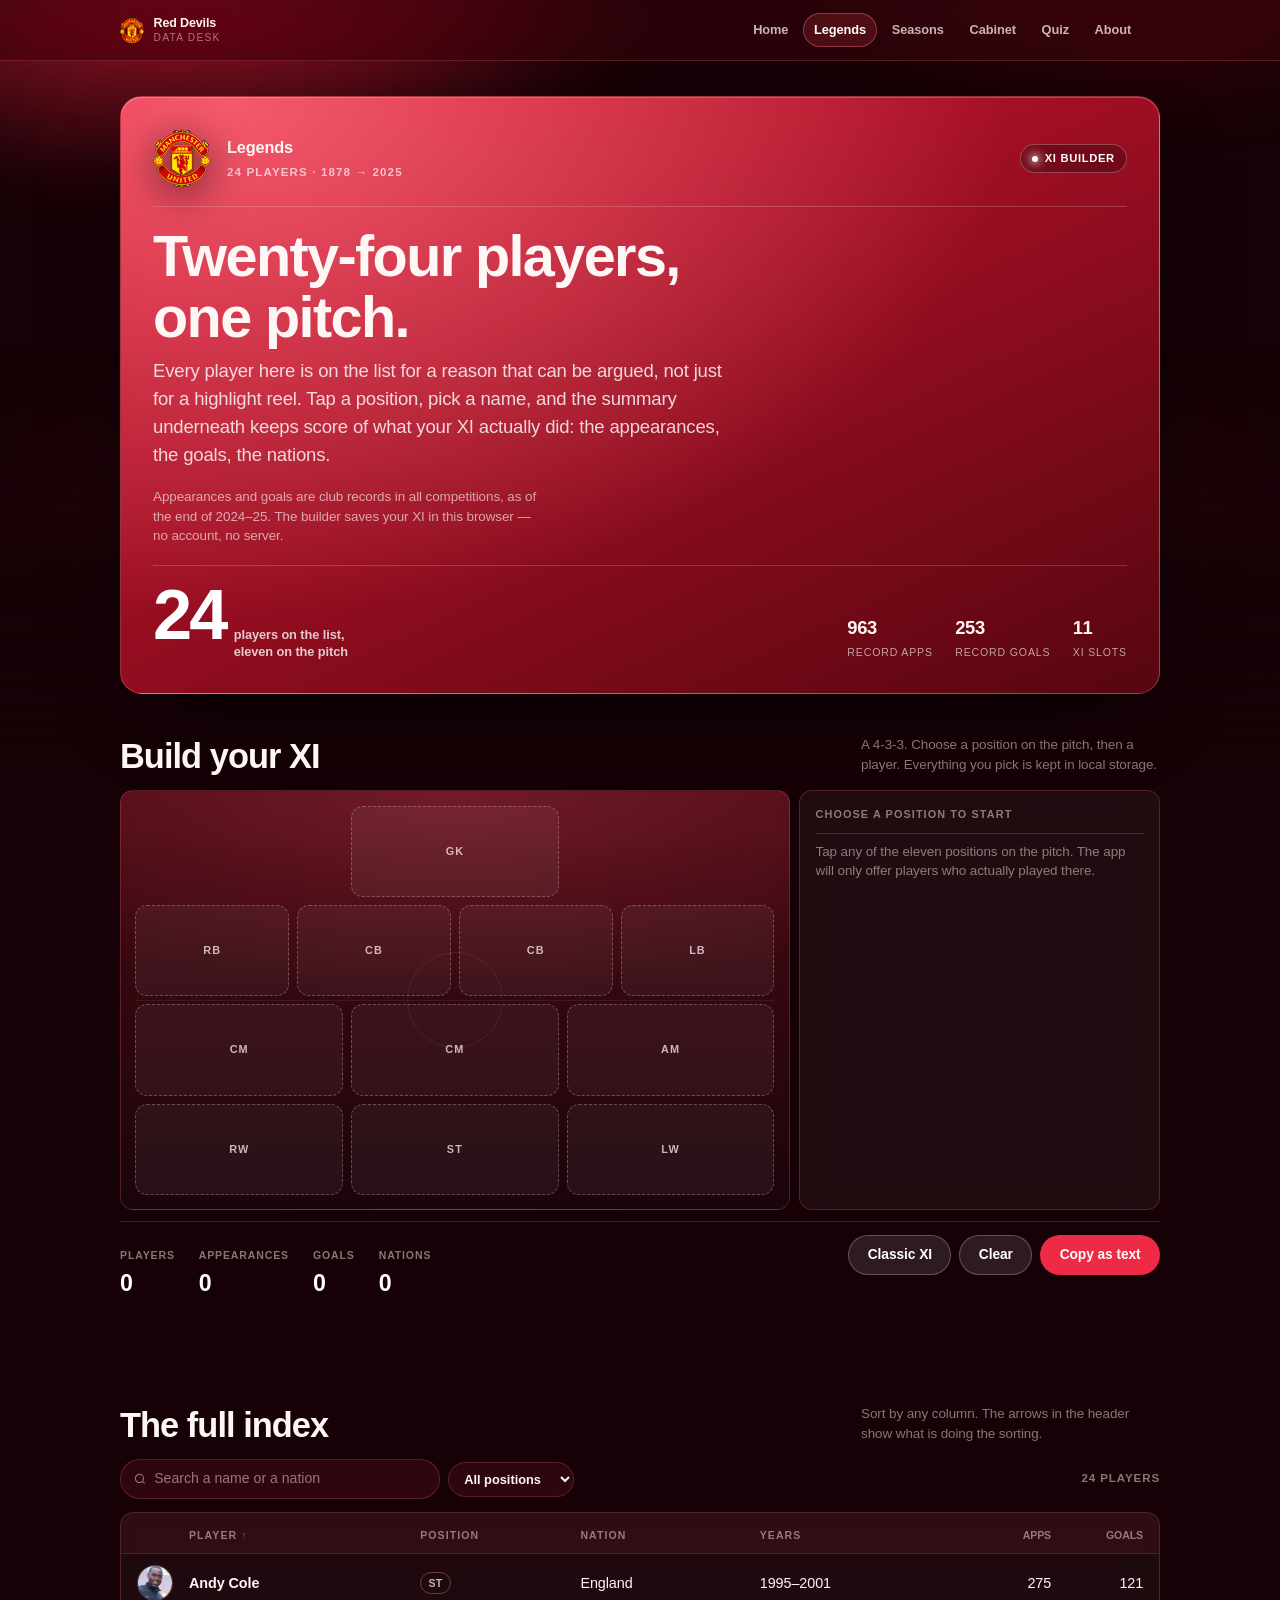
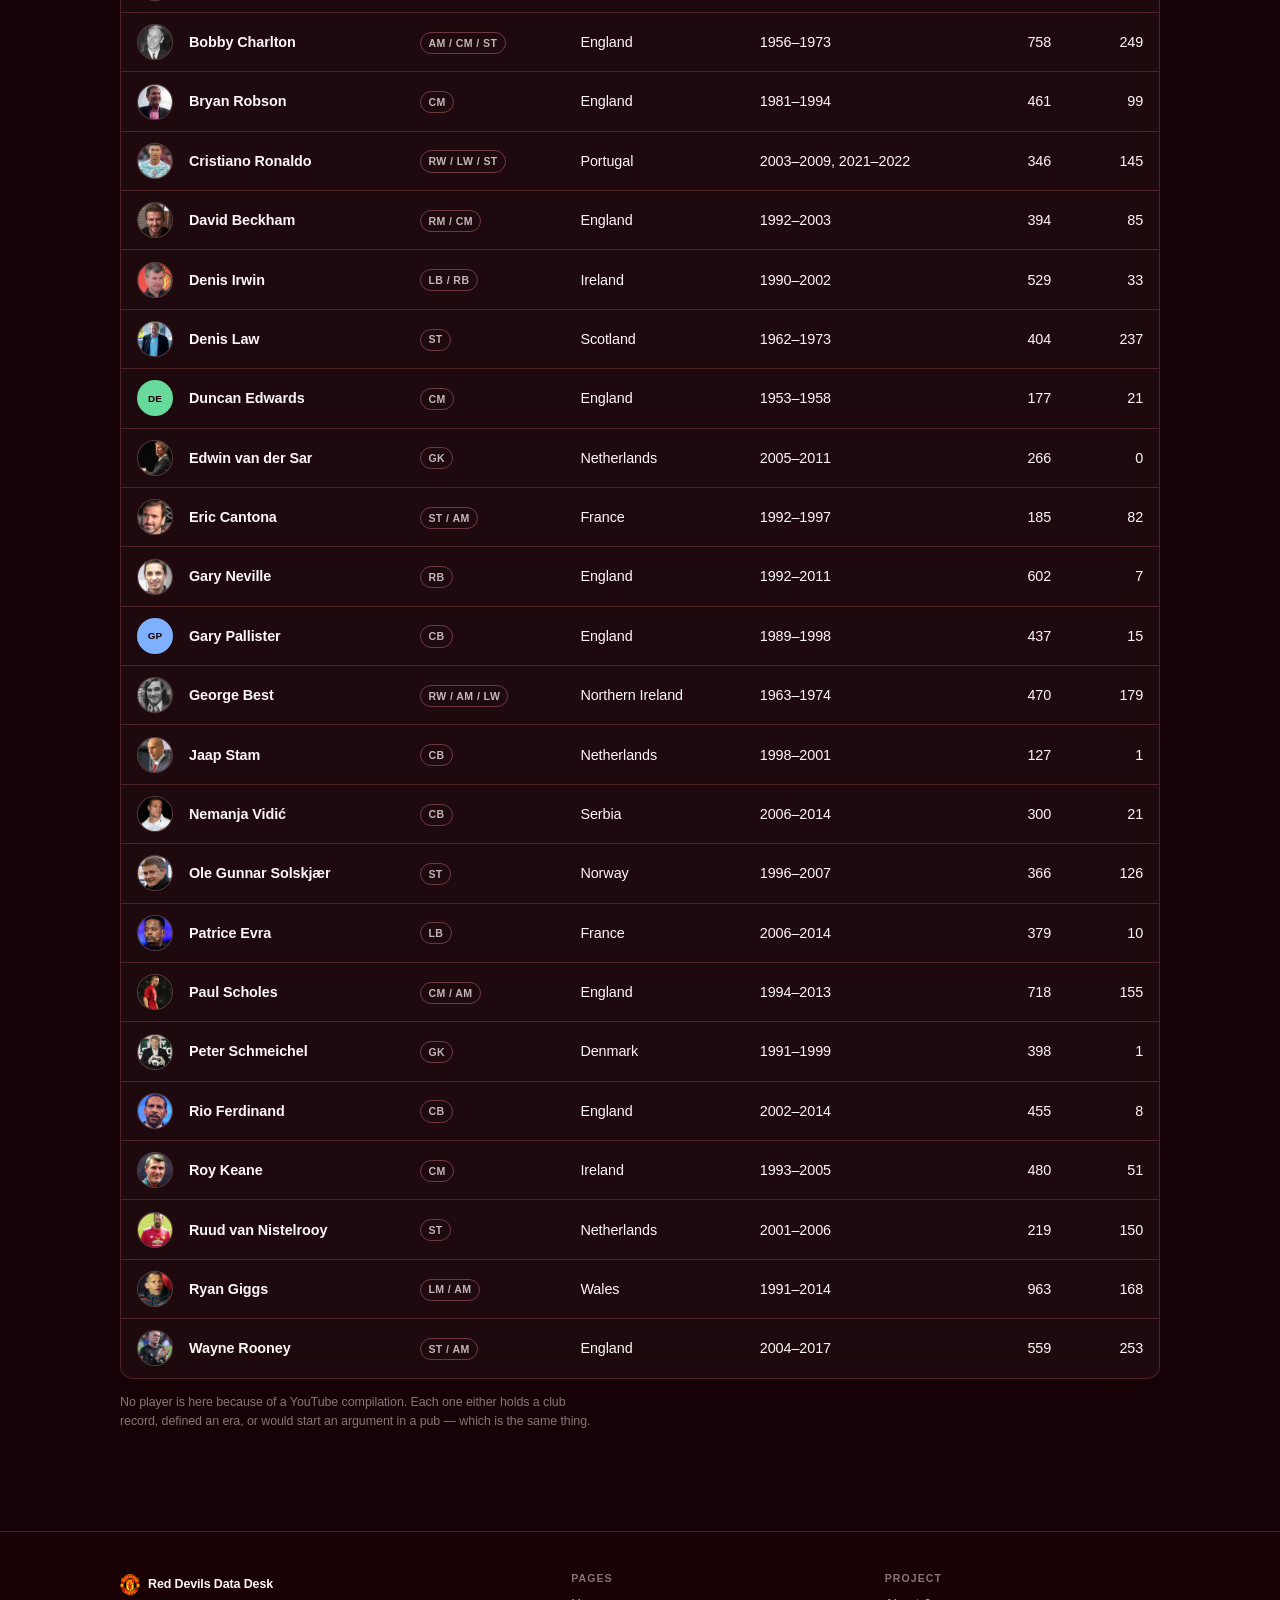
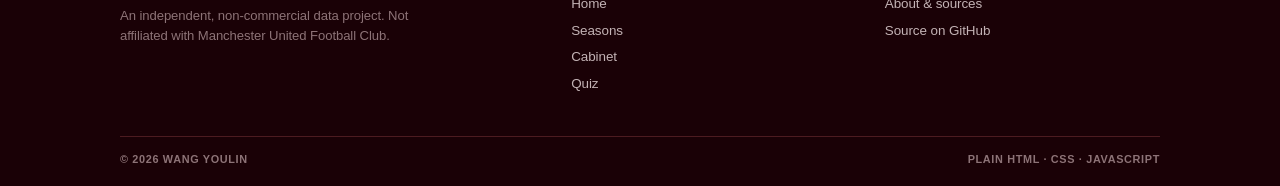
<file: legends.html>
<!DOCTYPE html>
<html lang="en" data-theme="dark">
<head>
<meta charset="UTF-8">
<meta name="viewport" content="width=device-width, initial-scale=1">
<title>Legends &amp; the XI builder — Red Devils Data Desk</title>
<meta name="description" content="Twenty-four Manchester United players with real appearance and goal totals, plus a pitch where you pick your own XI and see what it adds up to.">
<meta name="author" content="WANG Youlin">
<meta name="theme-color" content="#06060a">
<link rel="canonical" href="https://qianniu2007.github.io/red-devils-desk/legends.html">

<meta property="og:type" content="website">
<meta property="og:site_name" content="Red Devils Data Desk">
<meta property="og:title" content="Legends &amp; the XI builder — Red Devils Data Desk">
<meta property="og:description" content="Pick eleven players from the club's history and watch the numbers change.">
<meta property="og:url" content="https://qianniu2007.github.io/red-devils-desk/legends.html">
<meta property="og:image" content="https://qianniu2007.github.io/red-devils-desk/assets/img/og.png">
<meta property="og:image:width" content="1200">
<meta property="og:image:height" content="630">
<meta name="twitter:card" content="summary_large_image">

<link rel="icon" href="assets/img/favicon.svg" type="image/svg+xml">
<link rel="apple-touch-icon" href="assets/img/favicon-180.png">
<link rel="stylesheet" href="assets/css/site.css">

<script>
  /* Only used to scope the reveal styling: no theme switching any more. */
  document.documentElement.classList.add('js');
</script>
</head>
<body>
<a class="skip-link" href="#main">Skip to content</a>

<header class="masthead">
  <div class="wrap masthead__bar">
    <a class="brand" href="index.html">
      <img src="assets/img/crest-official.svg" alt="" width="24" height="27">
      <span class="brand__name"><b>Red Devils</b><span>Data Desk</span></span>
    </a>
    <nav class="nav" data-nav aria-label="Primary">
      <a href="index.html">Home</a>
      <a href="legends.html" aria-current="page">Legends</a>
      <a href="seasons.html">Seasons</a>
      <a href="trophies.html">Cabinet</a>
      <a href="quiz.html">Quiz</a>
      <a href="about.html">About</a>
    </nav>
    <div class="tools">
      <button class="icon-btn menu-btn" type="button" data-menu-toggle aria-expanded="false" aria-controls="primary-nav" aria-label="Open menu">
        <svg viewBox="0 0 24 24" fill="none" stroke="currentColor" stroke-width="1.8" aria-hidden="true"><path d="M3 6h18M3 12h18M3 18h18"/></svg>
      </button>
    </div>
  </div>
</header>

<main id="main">
  <section class="wrap hero">
    <div class="hero-card">
      <div class="hero-card__top">
        <img class="crest" src="assets/img/crest-official.svg" alt="" width="52" height="58">
        <div class="hero-card__club">
          <b>Legends</b>
          <span>24 players · 1878 → 2025</span>
        </div>
        <span class="pill-live">XI builder</span>
      </div>

      <h1>Twenty-four players,<br>one pitch.</h1>
      <p class="lead">Every player here is on the list for a reason that can be argued, not just for a highlight reel. Tap a position, pick a name, and the summary underneath keeps score of what your XI actually did: the appearances, the goals, the nations.</p>
      <p class="section-note" style="max-width:52ch;">Appearances and goals are club records in all competitions, as of the end of 2024–25. The builder saves your XI in this browser — no account, no server.</p>

      <div class="hero-figure">
        <div class="hero-figure__main">
          <span class="hero-figure__num">24</span>
          <span class="hero-figure__label">players on the list,<br>eleven on the pitch</span>
        </div>
        <ul class="hero-figure__rows">
          <li><b>963</b><span>Record apps</span></li>
          <li><b>253</b><span>Record goals</span></li>
          <li><b>11</b><span>XI slots</span></li>
        </ul>
      </div>
    </div>
  </section>

  <!-- XI builder -------------------------------------------------------- -->
  <section class="wrap section" aria-labelledby="builder-title">
    <div class="section-head">
      <h2 id="builder-title">Build your XI</h2>
      <p class="section-note">A 4-3-3. Choose a position on the pitch, then a player. Everything you pick is kept in local storage.</p>
    </div>

    <div class="pitch-shell">
      <div class="pitch" id="pitch" aria-label="Formation: 4-3-3">
        <div class="pitch-row pitch-row--gk">
          <button class="slot" type="button" data-slot="gk" data-accept="GK" data-label="GK" aria-pressed="false">GK</button>
        </div>
        <div class="pitch-row">
          <button class="slot" type="button" data-slot="rb" data-accept="RB" data-label="RB" aria-pressed="false">RB</button>
          <button class="slot" type="button" data-slot="cb1" data-accept="CB" data-label="CB" aria-pressed="false">CB</button>
          <button class="slot" type="button" data-slot="cb2" data-accept="CB" data-label="CB" aria-pressed="false">CB</button>
          <button class="slot" type="button" data-slot="lb" data-accept="LB" data-label="LB" aria-pressed="false">LB</button>
        </div>
        <div class="pitch-row">
          <button class="slot" type="button" data-slot="cm1" data-accept="CM" data-label="CM" aria-pressed="false">CM</button>
          <button class="slot" type="button" data-slot="cm2" data-accept="CM" data-label="CM" aria-pressed="false">CM</button>
          <button class="slot" type="button" data-slot="am" data-accept="AM" data-label="AM" aria-pressed="false">AM</button>
        </div>
        <div class="pitch-row">
          <button class="slot" type="button" data-slot="rw" data-accept="RW" data-label="RW" aria-pressed="false">RW</button>
          <button class="slot" type="button" data-slot="st" data-accept="ST" data-label="ST" aria-pressed="false">ST</button>
          <button class="slot" type="button" data-slot="lw" data-accept="LW" data-label="LW" aria-pressed="false">LW</button>
        </div>
      </div>

      <aside class="pick-panel">
        <div class="pick-panel__head" data-pick-head id="pick-head">Choose a position to start</div>
        <div class="pick-list" data-pick-list aria-labelledby="pick-head"></div>
      </aside>
    </div>

    <div class="xi-summary" aria-live="polite">
      <div>Players<b data-sum-players>0</b></div>
      <div>Appearances<b data-sum-apps>0</b></div>
      <div>Goals<b data-sum-goals>0</b></div>
      <div>Nations<b data-sum-nations>0</b></div>
      <div style="margin-left:auto;display:flex;gap:.5rem;flex-wrap:wrap;">
        <button class="btn btn--ghost" type="button" data-xi-fill>Classic XI</button>
        <button class="btn btn--ghost" type="button" data-xi-clear>Clear</button>
        <button class="btn" type="button" data-xi-copy>Copy as text</button>
      </div>
    </div>
    <p class="quiz-note" data-copy-status role="status" style="margin-top:.8rem;"></p>
  </section>

  <!-- Index ------------------------------------------------------------- -->
  <section class="wrap section" id="index" aria-labelledby="index-title">
    <div class="section-head">
      <h2 id="index-title">The full index</h2>
      <p class="section-note">Sort by any column. The arrows in the header show what is doing the sorting.</p>
    </div>

    <div class="controls">
      <label class="field">
        <svg viewBox="0 0 24 24" fill="none" stroke="currentColor" stroke-width="1.8" aria-hidden="true"><circle cx="11" cy="11" r="7"/><path d="m20 20-3.5-3.5"/></svg>
        <span class="visually-hidden">Search players</span>
        <input type="search" placeholder="Search a name or a nation" data-search autocomplete="off">
      </label>
      <label class="visually-hidden" for="pos-filter">Position</label>
      <select id="pos-filter" data-pos>
        <option value="all">All positions</option>
        <option value="GK">Goalkeepers</option>
        <option value="CB">Centre-backs</option>
        <option value="FB">Full-backs</option>
        <option value="MID">Midfielders</option>
        <option value="ATT">Attackers</option>
      </select>
      <span class="result-count" data-count></span>
    </div>

    <div class="table-wrap">
      <table>
        <caption class="visually-hidden">Manchester United players included on this site, with appearances and goals in all competitions</caption>
        <thead>
          <tr>
            <th scope="col"><span class="visually-hidden">Badge</span></th>
            <th scope="col" data-sort="name">Player</th>
            <th scope="col">Position</th>
            <th scope="col" data-sort="nation">Nation</th>
            <th scope="col" data-sort="years">Years</th>
            <th scope="col" class="num" data-sort="apps">Apps</th>
            <th scope="col" class="num" data-sort="goals">Goals</th>
          </tr>
        </thead>
        <tbody data-rows></tbody>
      </table>
    </div>
    <p class="quiz-note" style="margin-top:.9rem;">No player is here because of a YouTube compilation. Each one either holds a club record, defined an era, or would start an argument in a pub — which is the same thing.</p>
  </section>
</main>

<footer class="footer">
  <div class="wrap">
    <div class="footer__grid">
      <div>
        <div class="footer__brand"><img src="assets/img/crest-official.svg" alt="" width="20" height="23">Red Devils Data Desk</div>
        <p>An independent, non-commercial data project. Not affiliated with Manchester United Football Club.</p>
      </div>
      <div>
        <h2>Pages</h2>
        <ul>
          <li><a href="index.html">Home</a></li>
          <li><a href="seasons.html">Seasons</a></li>
          <li><a href="trophies.html">Cabinet</a></li>
          <li><a href="quiz.html">Quiz</a></li>
        </ul>
      </div>
      <div>
        <h2>Project</h2>
        <ul>
          <li><a href="about.html">About &amp; sources</a></li>
          <li><a href="https://github.com/qianniu2007/red-devils-desk">Source on GitHub</a></li>
        </ul>
      </div>
    </div>
    <div class="footer__base">
      <span>© <span data-year>2026</span> WANG Youlin</span>
      <span>Plain HTML · CSS · JavaScript</span>
    </div>
  </div>
</footer>

<script src="assets/js/data.js"></script>
<script src="assets/js/site.js"></script>
<script src="assets/js/credits.js"></script>
<script src="assets/js/legends.js"></script>
</body>
</html>
</file>
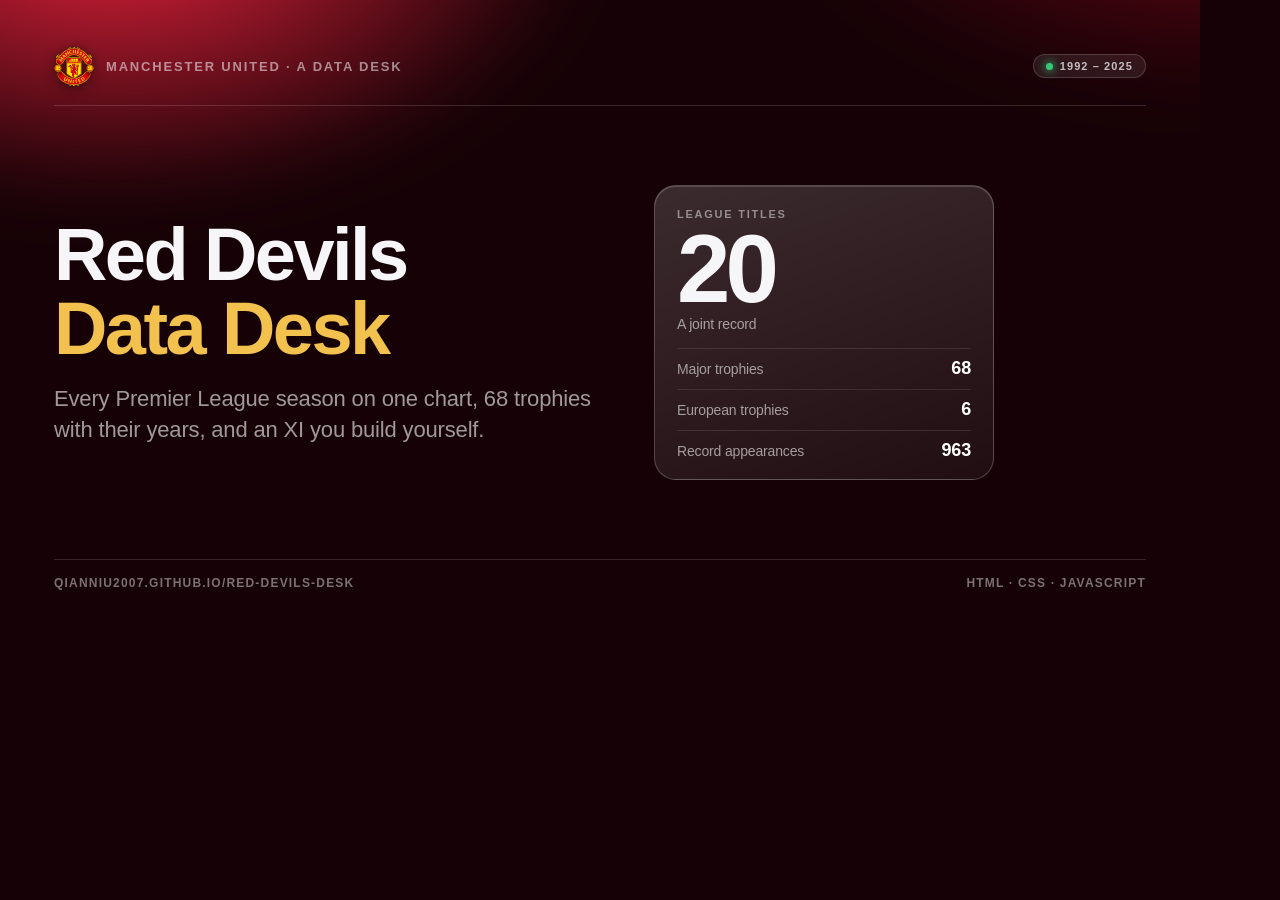
<file: og-card.html>
<!DOCTYPE html>
<html lang="en">
<head>
<meta charset="UTF-8">
<meta name="robots" content="noindex">
<title>Open Graph card — Red Devils Data Desk</title>
<!--
  Not part of the site: this is the artwork for the social card.
  Rendered once to assets/img/og.png at exactly 1200×630 with:

    msedge --headless=new --disable-gpu --hide-scrollbars \
           --window-size=1200,630 --screenshot=assets/img/og.png og-card.html
-->
<style>
  * { margin: 0; padding: 0; box-sizing: border-box; }
  html, body { width: 1200px; height: 630px; overflow: hidden; }

  body {
    position: relative;
    background: #160206;
    color: #f6f6f8;
    font-family: -apple-system, "Segoe UI Variable Display", "Segoe UI", "Helvetica Neue", Arial, sans-serif;
    letter-spacing: -.01em;
    display: flex;
    flex-direction: column;
    padding: 46px 54px 40px;
  }

  .wash {
    position: absolute;
    inset: -30% -10% auto -10%;
    height: 130%;
    background:
      radial-gradient(52% 56% at 16% 12%, rgba(238, 42, 68, .95), transparent 64%),
      radial-gradient(44% 50% at 92% 0%, rgba(140, 10, 30, .85), transparent 70%);
    filter: blur(30px) saturate(1.1);
  }

  .top {
    position: relative;
    display: flex;
    align-items: center;
    gap: 12px;
    padding-bottom: 18px;
    border-bottom: 1px solid rgba(255,255,255,.14);
    font-size: 13px;
    letter-spacing: .14em;
    text-transform: uppercase;
    color: rgba(246,246,248,.55);
    font-weight: 600;
  }
  .top img { width: 40px; height: auto; filter: drop-shadow(0 2px 6px rgba(0,0,0,.5)); }
  .top .live {
    margin-left: auto;
    display: inline-flex;
    align-items: center;
    gap: 7px;
    padding: 5px 12px;
    border-radius: 999px;
    border: 1px solid rgba(255,255,255,.16);
    background: rgba(255,255,255,.08);
    color: rgba(246,246,248,.75);
    font-size: 11px;
    letter-spacing: .1em;
  }
  .top .live i { width: 7px; height: 7px; border-radius: 50%; background: #37c97a; box-shadow: 0 0 10px 1px rgba(55,201,122,.9); }

  .body { position: relative; display: flex; flex: 1; gap: 40px; align-items: center; }

  h1 {
    font-size: 74px;
    line-height: 1.0;
    font-weight: 700;
    letter-spacing: -.035em;
    margin-bottom: 18px;
  }
  h1 em { font-style: normal; color: #f2c14e; }
  p.sub { font-size: 22px; line-height: 1.4; color: rgba(246,246,248,.62); max-width: 560px; }

  .panel {
    width: 340px;
    flex: none;
    padding: 22px 22px 18px;
    border-radius: 22px;
    border: 1px solid rgba(255,255,255,.22);
    background: linear-gradient(160deg, rgba(255, 255, 255, .16), rgba(255, 255, 255, .05));
    box-shadow: inset 0 1px 0 rgba(255,255,255,.16);
  }
  .panel .label { font-size: 11px; letter-spacing: .16em; text-transform: uppercase; color: rgba(246,246,248,.5); font-weight: 600; }
  .panel .big { font-size: 96px; font-weight: 700; line-height: .9; letter-spacing: -.05em; margin: 6px 0 4px; }
  .panel .cap { font-size: 14px; color: rgba(246,246,248,.6); margin-bottom: 16px; }
  .rows { display: grid; gap: 10px; }
  .rows div {
    display: flex;
    justify-content: space-between;
    align-items: baseline;
    padding-top: 9px;
    border-top: 1px solid rgba(255,255,255,.1);
    font-size: 14px;
    color: rgba(246,246,248,.6);
  }
  .rows b { font-size: 18px; font-weight: 700; color: #fff; font-variant-numeric: tabular-nums; }

  .foot {
    position: relative;
    display: flex;
    justify-content: space-between;
    align-items: center;
    padding-top: 16px;
    border-top: 1px solid rgba(255,255,255,.14);
    font-size: 12px;
    letter-spacing: .1em;
    text-transform: uppercase;
    color: rgba(246,246,248,.45);
    font-weight: 600;
  }
</style>
</head>
<body>
  <div class="wash" aria-hidden="true"></div>

  <div class="top">
    <img src="assets/img/crest-official.svg" alt="">
    <span>Manchester United · a data desk</span>
    <span class="live"><i></i>1992 – 2025</span>
  </div>

  <div class="body">
    <div>
      <h1>Red Devils<br><em>Data Desk</em></h1>
      <p class="sub">Every Premier League season on one chart, 68 trophies with their years, and an XI you build yourself.</p>
    </div>

    <div class="panel">
      <div class="label">League titles</div>
      <div class="big">20</div>
      <div class="cap">A joint record</div>
      <div class="rows">
        <div><span>Major trophies</span><b>68</b></div>
        <div><span>European trophies</span><b>6</b></div>
        <div><span>Record appearances</span><b>963</b></div>
      </div>
    </div>
  </div>

  <div class="foot">
    <span>qianniu2007.github.io/red-devils-desk</span>
    <span>HTML · CSS · JavaScript</span>
  </div>
</body>
</html>
</file>
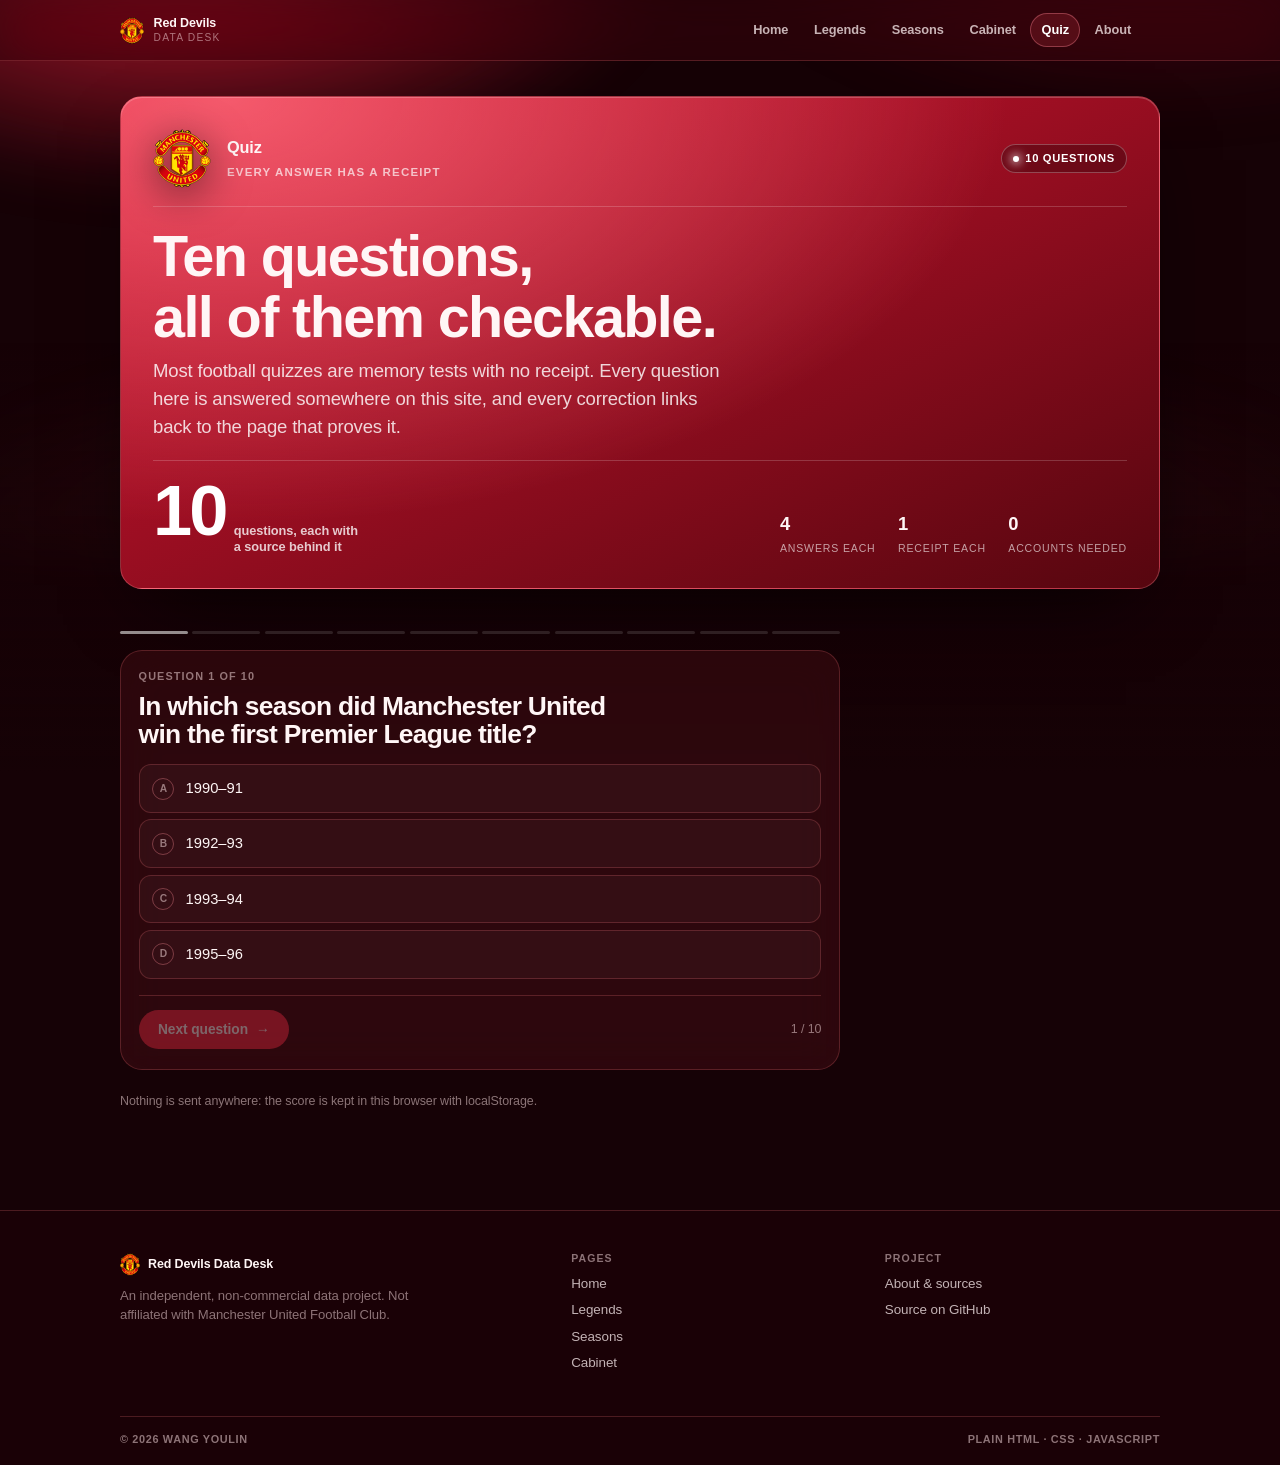
<file: quiz.html>
<!DOCTYPE html>
<html lang="en" data-theme="dark">
<head>
<meta charset="UTF-8">
<meta name="viewport" content="width=device-width, initial-scale=1">
<title>Ten questions — Red Devils Data Desk</title>
<meta name="description" content="A ten-question Manchester United quiz where every answer is backed by a page on this site, with an explanation and a source link.">
<meta name="author" content="WANG Youlin">
<meta name="theme-color" content="#06060a">
<link rel="canonical" href="https://qianniu2007.github.io/red-devils-desk/quiz.html">

<meta property="og:type" content="website">
<meta property="og:site_name" content="Red Devils Data Desk">
<meta property="og:title" content="Ten questions — Red Devils Data Desk">
<meta property="og:description" content="Ten questions, each answered by the site itself. No trivia you cannot check.">
<meta property="og:url" content="https://qianniu2007.github.io/red-devils-desk/quiz.html">
<meta property="og:image" content="https://qianniu2007.github.io/red-devils-desk/assets/img/og.png">
<meta property="og:image:width" content="1200">
<meta property="og:image:height" content="630">
<meta name="twitter:card" content="summary_large_image">

<link rel="icon" href="assets/img/favicon.svg" type="image/svg+xml">
<link rel="apple-touch-icon" href="assets/img/favicon-180.png">
<link rel="stylesheet" href="assets/css/site.css">

<script>
  /* Only used to scope the reveal styling: no theme switching any more. */
  document.documentElement.classList.add('js');
</script>
</head>
<body>
<a class="skip-link" href="#main">Skip to content</a>

<header class="masthead">
  <div class="wrap masthead__bar">
    <a class="brand" href="index.html">
      <img src="assets/img/crest-official.svg" alt="" width="24" height="27">
      <span class="brand__name"><b>Red Devils</b><span>Data Desk</span></span>
    </a>
    <nav class="nav" data-nav aria-label="Primary">
      <a href="index.html">Home</a>
      <a href="legends.html">Legends</a>
      <a href="seasons.html">Seasons</a>
      <a href="trophies.html">Cabinet</a>
      <a href="quiz.html" aria-current="page">Quiz</a>
      <a href="about.html">About</a>
    </nav>
    <div class="tools">
      <button class="icon-btn menu-btn" type="button" data-menu-toggle aria-expanded="false" aria-controls="primary-nav" aria-label="Open menu">
        <svg viewBox="0 0 24 24" fill="none" stroke="currentColor" stroke-width="1.8" aria-hidden="true"><path d="M3 6h18M3 12h18M3 18h18"/></svg>
      </button>
    </div>
  </div>
</header>

<main id="main">
  <section class="wrap hero">
    <div class="hero-card">
      <div class="hero-card__top">
        <img class="crest" src="assets/img/crest-official.svg" alt="" width="52" height="58">
        <div class="hero-card__club">
          <b>Quiz</b>
          <span>Every answer has a receipt</span>
        </div>
        <span class="pill-live">10 questions</span>
      </div>

      <h1>Ten questions,<br>all of them checkable.</h1>
      <p class="lead">Most football quizzes are memory tests with no receipt. Every question here is answered somewhere on this site, and every correction links back to the page that proves it.</p>

      <div class="hero-figure">
        <div class="hero-figure__main">
          <span class="hero-figure__num">10</span>
          <span class="hero-figure__label">questions, each with<br>a source behind it</span>
        </div>
        <ul class="hero-figure__rows">
          <li><b>4</b><span>Answers each</span></li>
          <li><b>1</b><span>Receipt each</span></li>
          <li><b>0</b><span>Accounts needed</span></li>
        </ul>
      </div>
    </div>
  </section>

  <section class="wrap section quiz-shell" aria-labelledby="quiz-title">
    <h2 id="quiz-title" class="visually-hidden">The quiz</h2>
    <div class="quiz-bar" data-quiz-bar aria-hidden="true"></div>
    <div id="quiz" aria-live="polite"></div>
    <p class="quiz-note mt-3" data-best></p>
  </section>
</main>

<footer class="footer">
  <div class="wrap">
    <div class="footer__grid">
      <div>
        <div class="footer__brand"><img src="assets/img/crest-official.svg" alt="" width="20" height="23">Red Devils Data Desk</div>
        <p>An independent, non-commercial data project. Not affiliated with Manchester United Football Club.</p>
      </div>
      <div>
        <h2>Pages</h2>
        <ul>
          <li><a href="index.html">Home</a></li>
          <li><a href="legends.html">Legends</a></li>
          <li><a href="seasons.html">Seasons</a></li>
          <li><a href="trophies.html">Cabinet</a></li>
        </ul>
      </div>
      <div>
        <h2>Project</h2>
        <ul>
          <li><a href="about.html">About &amp; sources</a></li>
          <li><a href="https://github.com/qianniu2007/red-devils-desk">Source on GitHub</a></li>
        </ul>
      </div>
    </div>
    <div class="footer__base">
      <span>© <span data-year>2026</span> WANG Youlin</span>
      <span>Plain HTML · CSS · JavaScript</span>
    </div>
  </div>
</footer>

<script src="assets/js/data.js"></script>
<script src="assets/js/site.js"></script>
<script src="assets/js/quiz.js"></script>
</body>
</html>
</file>
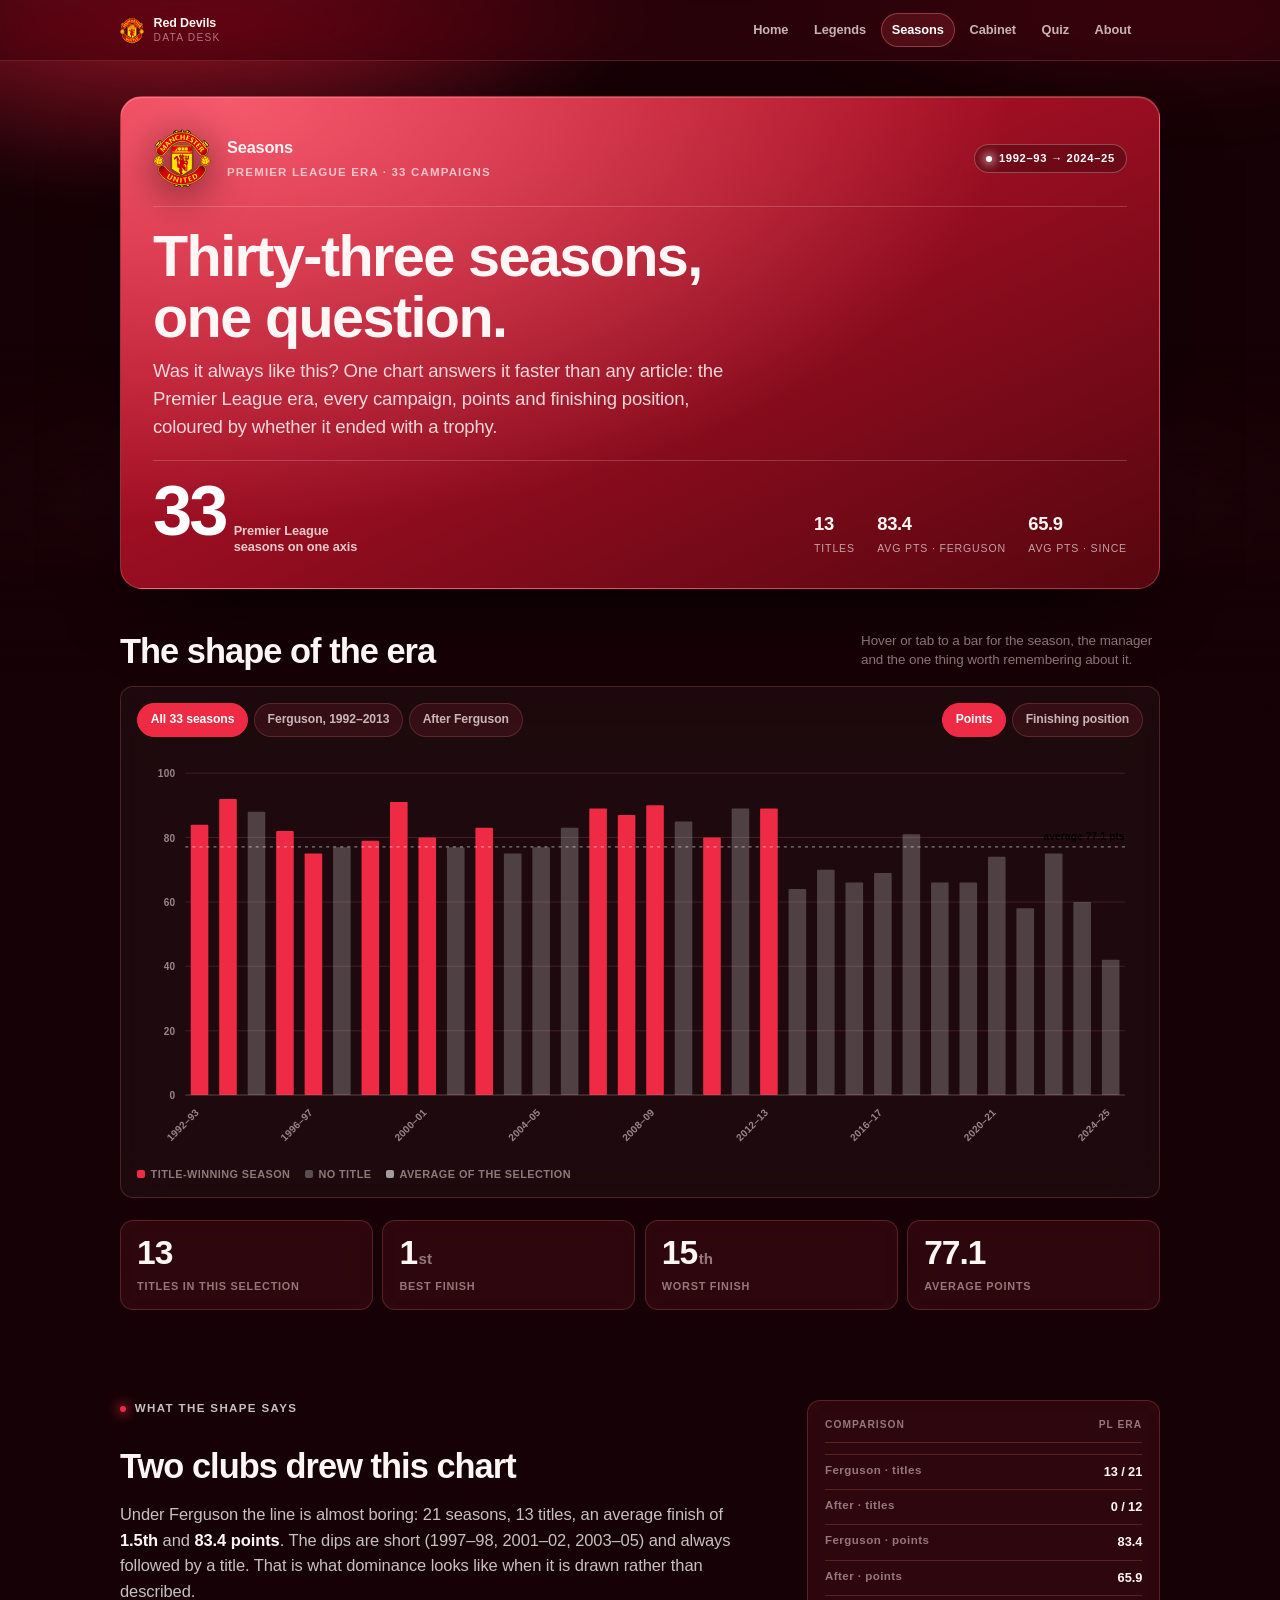
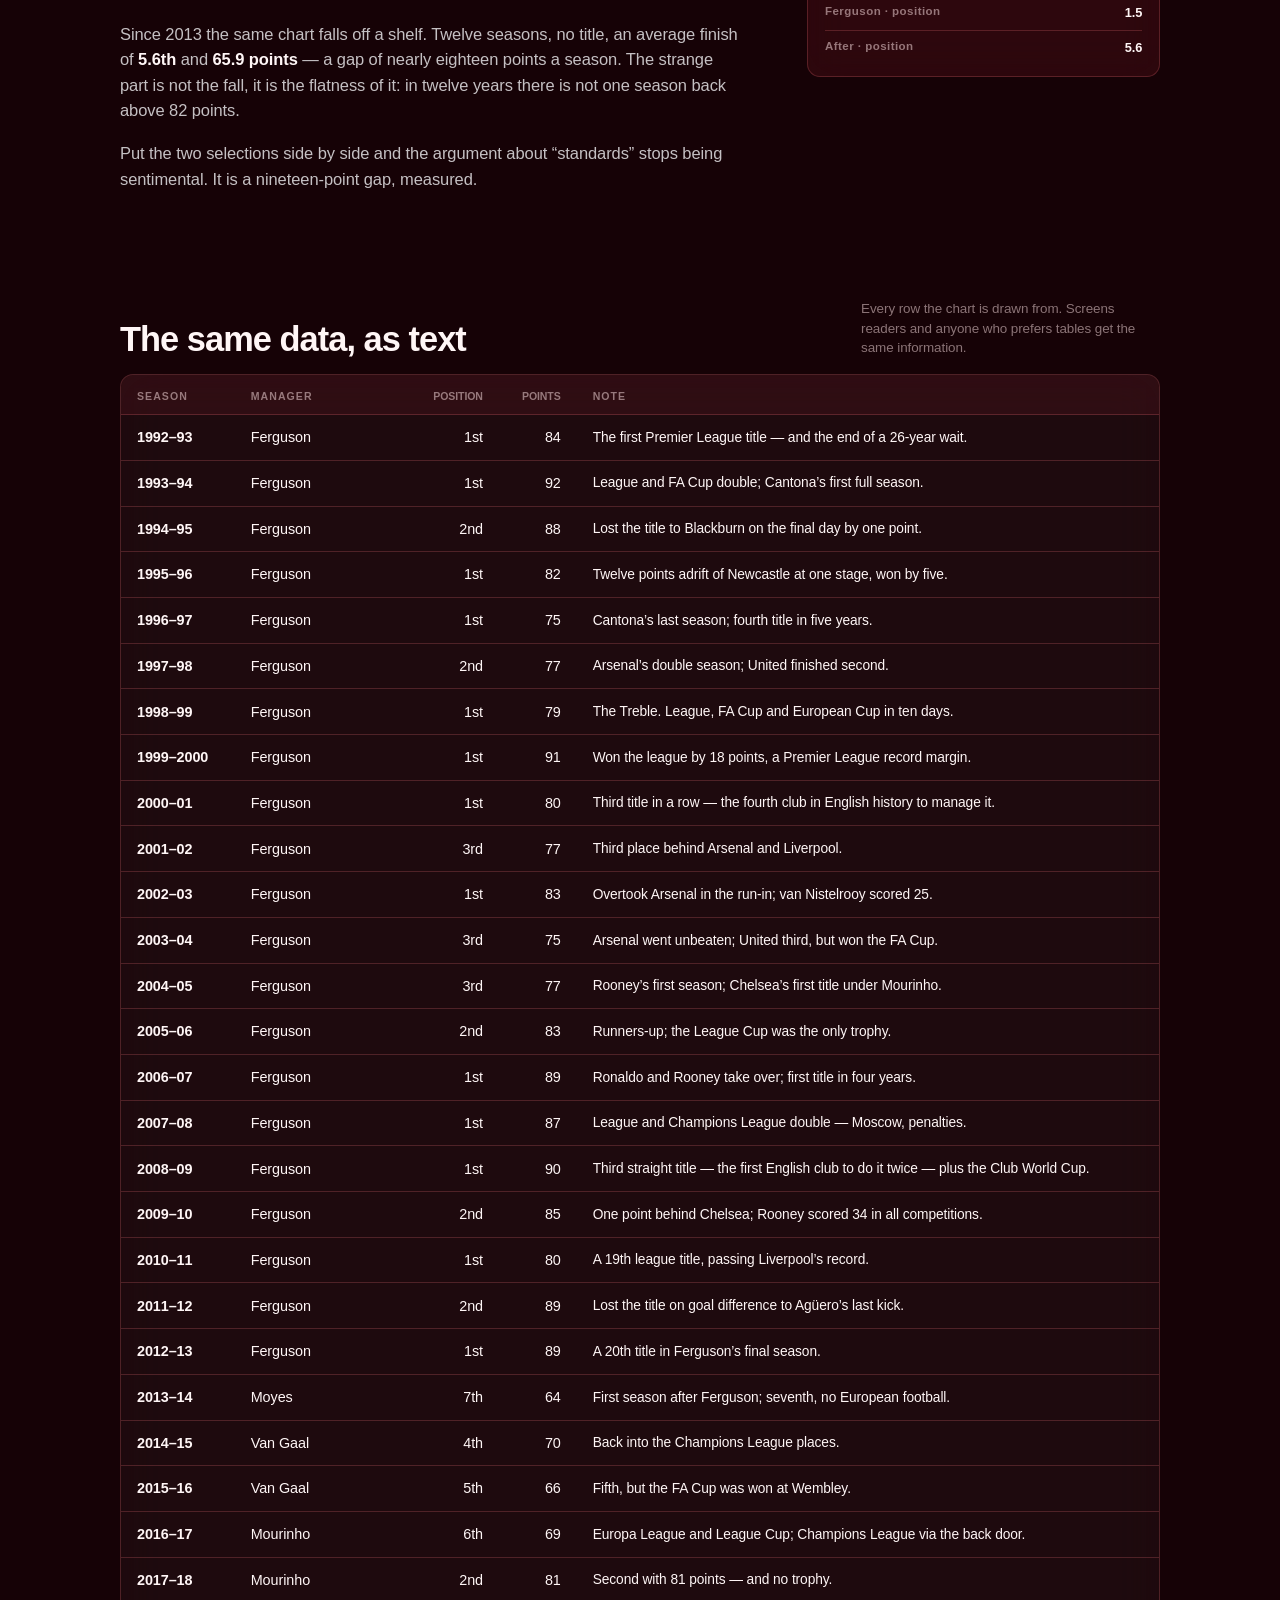
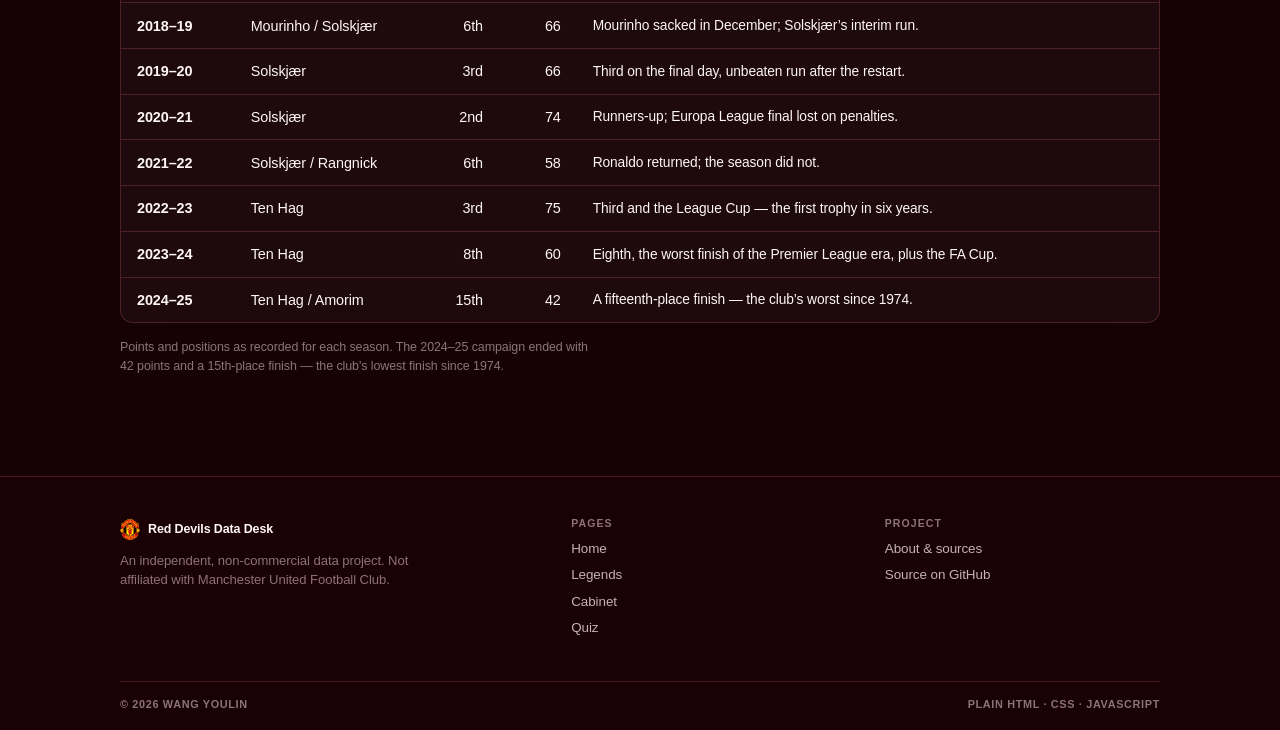
<file: seasons.html>
<!DOCTYPE html>
<html lang="en" data-theme="dark">
<head>
<meta charset="UTF-8">
<meta name="viewport" content="width=device-width, initial-scale=1">
<title>Season by season — Red Devils Data Desk</title>
<meta name="description" content="Every Manchester United Premier League season from 1992–93 to 2024–25 as a chart: points, finishing position, and the manager in charge.">
<meta name="author" content="WANG Youlin">
<meta name="theme-color" content="#06060a">
<link rel="canonical" href="https://qianniu2007.github.io/red-devils-desk/seasons.html">

<meta property="og:type" content="website">
<meta property="og:site_name" content="Red Devils Data Desk">
<meta property="og:title" content="Season by season — Red Devils Data Desk">
<meta property="og:description" content="Thirty-three Premier League campaigns, one chart. The cliff after 2013 is as steep as you remember.">
<meta property="og:url" content="https://qianniu2007.github.io/red-devils-desk/seasons.html">
<meta property="og:image" content="https://qianniu2007.github.io/red-devils-desk/assets/img/og.png">
<meta property="og:image:width" content="1200">
<meta property="og:image:height" content="630">
<meta name="twitter:card" content="summary_large_image">

<link rel="icon" href="assets/img/favicon.svg" type="image/svg+xml">
<link rel="apple-touch-icon" href="assets/img/favicon-180.png">
<link rel="stylesheet" href="assets/css/site.css">

<script>
  /* Only used to scope the reveal styling: no theme switching any more. */
  document.documentElement.classList.add('js');
</script>
</head>
<body>
<a class="skip-link" href="#main">Skip to content</a>

<header class="masthead">
  <div class="wrap masthead__bar">
    <a class="brand" href="index.html">
      <img src="assets/img/crest-official.svg" alt="" width="24" height="27">
      <span class="brand__name"><b>Red Devils</b><span>Data Desk</span></span>
    </a>
    <nav class="nav" data-nav aria-label="Primary">
      <a href="index.html">Home</a>
      <a href="legends.html">Legends</a>
      <a href="seasons.html" aria-current="page">Seasons</a>
      <a href="trophies.html">Cabinet</a>
      <a href="quiz.html">Quiz</a>
      <a href="about.html">About</a>
    </nav>
    <div class="tools">
      <button class="icon-btn menu-btn" type="button" data-menu-toggle aria-expanded="false" aria-controls="primary-nav" aria-label="Open menu">
        <svg viewBox="0 0 24 24" fill="none" stroke="currentColor" stroke-width="1.8" aria-hidden="true"><path d="M3 6h18M3 12h18M3 18h18"/></svg>
      </button>
    </div>
  </div>
</header>

<main id="main">
  <section class="wrap hero">
    <div class="hero-card">
      <div class="hero-card__top">
        <img class="crest" src="assets/img/crest-official.svg" alt="" width="52" height="58">
        <div class="hero-card__club">
          <b>Seasons</b>
          <span>Premier League era · 33 campaigns</span>
        </div>
        <span class="pill-live">1992–93 → 2024–25</span>
      </div>

      <h1>Thirty-three seasons,<br>one question.</h1>
      <p class="lead">Was it always like this? One chart answers it faster than any article: the Premier League era, every campaign, points and finishing position, coloured by whether it ended with a trophy.</p>

      <div class="hero-figure">
        <div class="hero-figure__main">
          <span class="hero-figure__num">33</span>
          <span class="hero-figure__label">Premier League<br>seasons on one axis</span>
        </div>
        <ul class="hero-figure__rows">
          <li><b>13</b><span>Titles</span></li>
          <li><b>83.4</b><span>Avg pts · Ferguson</span></li>
          <li><b>65.9</b><span>Avg pts · since</span></li>
        </ul>
      </div>
    </div>
  </section>

  <section class="wrap section" aria-labelledby="chart-title">
    <div class="section-head">
      <h2 id="chart-title">The shape of the era</h2>
      <p class="section-note">Hover or tab to a bar for the season, the manager and the one thing worth remembering about it.</p>
    </div>

    <div class="chart-shell">
      <div class="chart-head">
        <div class="chips" role="group" aria-label="Manager era">
          <button class="chip" type="button" data-era="all" aria-pressed="true">All 33 seasons</button>
          <button class="chip" type="button" data-era="ferguson" aria-pressed="false">Ferguson, 1992–2013</button>
          <button class="chip" type="button" data-era="after" aria-pressed="false">After Ferguson</button>
        </div>
        <div class="chips" role="group" aria-label="Measured by">
          <button class="chip" type="button" data-metric="pts" aria-pressed="true">Points</button>
          <button class="chip" type="button" data-metric="pos" aria-pressed="false">Finishing position</button>
        </div>
      </div>

      <div class="chart-wrap">
        <svg class="chart-svg" id="chart" viewBox="0 0 1000 400" role="img" aria-labelledby="chart-desc"></svg>
        <p class="visually-hidden" id="chart-desc">Bar chart of Manchester United's Premier League seasons from 1992–93 to 2024–25. Use the table below for the same data in text form.</p>
        <div class="chart-tip" id="tip" role="status" aria-live="polite"></div>
      </div>

      <div class="chart-legend mt-2">
        <span><i style="background:#ef2b45"></i>Title-winning season</span>
        <span><i style="background:rgba(255,255,255,.28)"></i>No title</span>
        <span><i style="background:rgba(255,255,255,.6)"></i>Average of the selection</span>
      </div>
    </div>

    <div class="stats mt-3" aria-label="Selection summary">
      <div class="stat">
        <span class="stat__num" data-kpi="titles">13</span>
        <span class="stat__label">Titles in this selection</span>
      </div>
      <div class="stat">
        <span class="stat__num" data-kpi="best">1<small>st</small></span>
        <span class="stat__label">Best finish</span>
      </div>
      <div class="stat">
        <span class="stat__num" data-kpi="worst">15<small>th</small></span>
        <span class="stat__label">Worst finish</span>
      </div>
      <div class="stat">
        <span class="stat__num" data-kpi="avg">83.4</span>
        <span class="stat__label">Average points</span>
      </div>
    </div>
  </section>

  <section class="wrap section">
    <div class="hero__grid">
      <div class="prose">
        <p class="kicker"><span class="dot" aria-hidden="true"></span>What the shape says</p>
        <h2>Two clubs drew this chart</h2>
        <p>Under Ferguson the line is almost boring: 21 seasons, 13 titles, an average finish of <strong>1.5th</strong> and <strong>83.4 points</strong>. The dips are short (1997–98, 2001–02, 2003–05) and always followed by a title. That is what dominance looks like when it is drawn rather than described.</p>
        <p>Since 2013 the same chart falls off a shelf. Twelve seasons, no title, an average finish of <strong>5.6th</strong> and <strong>65.9 points</strong> — a gap of nearly eighteen points a season. The strange part is not the fall, it is the flatness of it: in twelve years there is not one season back above 82 points.</p>
        <p>Put the two selections side by side and the argument about “standards” stops being sentimental. It is a nineteen-point gap, measured.</p>
      </div>
      <aside class="programme" aria-label="Selection comparison">
        <div class="programme__top"><span>Comparison</span><span>PL era</span></div>
        <dl class="programme__rows">
          <div class="programme__row"><dt>Ferguson · titles</dt><dd>13 / 21</dd></div>
          <div class="programme__row"><dt>After · titles</dt><dd>0 / 12</dd></div>
          <div class="programme__row"><dt>Ferguson · points</dt><dd>83.4</dd></div>
          <div class="programme__row"><dt>After · points</dt><dd>65.9</dd></div>
          <div class="programme__row"><dt>Ferguson · position</dt><dd>1.5</dd></div>
          <div class="programme__row"><dt>After · position</dt><dd>5.6</dd></div>
        </dl>
      </aside>
    </div>
  </section>

  <section class="wrap section" id="table" aria-labelledby="table-title">
    <div class="section-head">
      <h2 id="table-title">The same data, as text</h2>
      <p class="section-note">Every row the chart is drawn from. Screens readers and anyone who prefers tables get the same information.</p>
    </div>
    <div class="table-wrap">
      <table>
        <caption class="visually-hidden">Manchester United Premier League seasons, 1992–93 to 2024–25</caption>
        <thead>
          <tr>
            <th scope="col">Season</th>
            <th scope="col">Manager</th>
            <th scope="col" class="num">Position</th>
            <th scope="col" class="num">Points</th>
            <th scope="col">Note</th>
          </tr>
        </thead>
        <tbody data-season-rows></tbody>
      </table>
    </div>
    <p class="quiz-note" style="margin-top:.9rem;">Points and positions as recorded for each season. The 2024–25 campaign ended with 42 points and a 15th-place finish — the club's lowest finish since 1974.</p>
  </section>
</main>

<footer class="footer">
  <div class="wrap">
    <div class="footer__grid">
      <div>
        <div class="footer__brand"><img src="assets/img/crest-official.svg" alt="" width="20" height="23">Red Devils Data Desk</div>
        <p>An independent, non-commercial data project. Not affiliated with Manchester United Football Club.</p>
      </div>
      <div>
        <h2>Pages</h2>
        <ul>
          <li><a href="index.html">Home</a></li>
          <li><a href="legends.html">Legends</a></li>
          <li><a href="trophies.html">Cabinet</a></li>
          <li><a href="quiz.html">Quiz</a></li>
        </ul>
      </div>
      <div>
        <h2>Project</h2>
        <ul>
          <li><a href="about.html">About &amp; sources</a></li>
          <li><a href="https://github.com/qianniu2007/red-devils-desk">Source on GitHub</a></li>
        </ul>
      </div>
    </div>
    <div class="footer__base">
      <span>© <span data-year>2026</span> WANG Youlin</span>
      <span>Plain HTML · CSS · JavaScript</span>
    </div>
  </div>
</footer>

<script src="assets/js/data.js"></script>
<script src="assets/js/site.js"></script>
<script src="assets/js/seasons.js"></script>
</body>
</html>
</file>
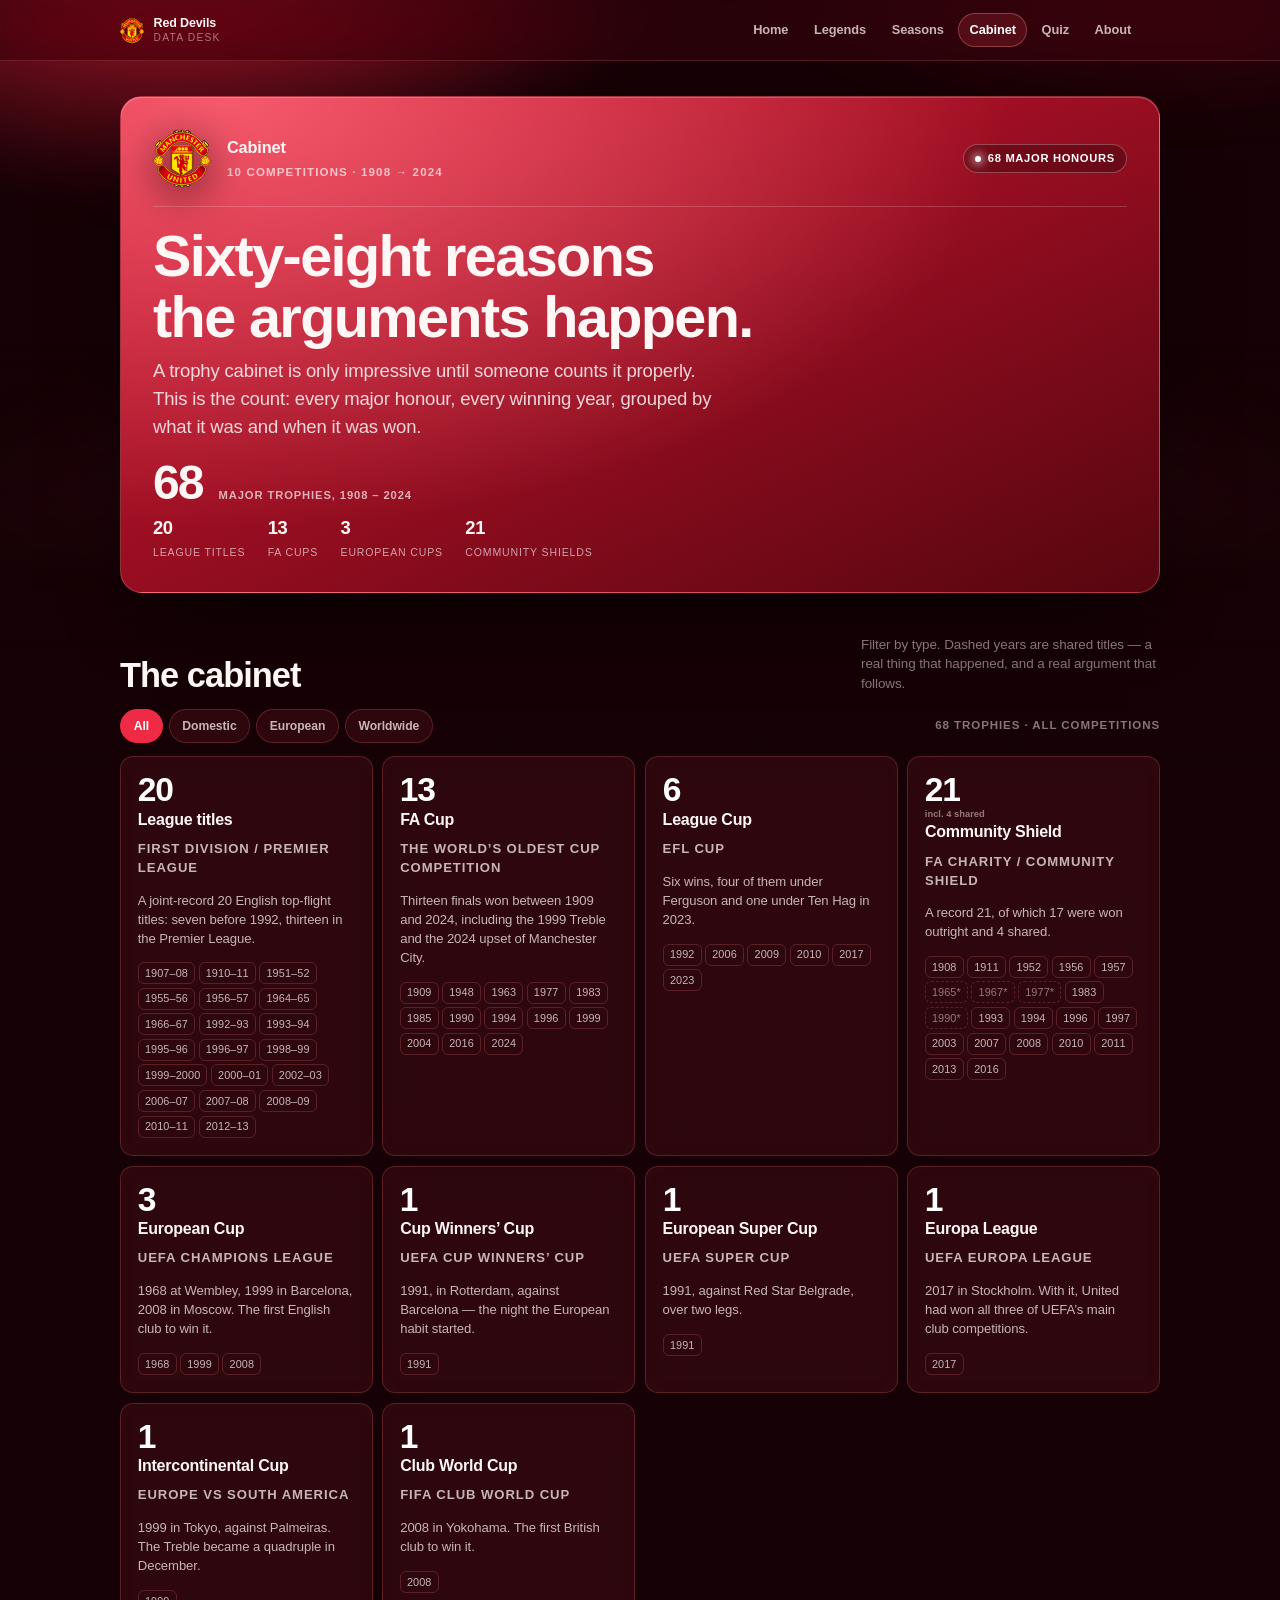
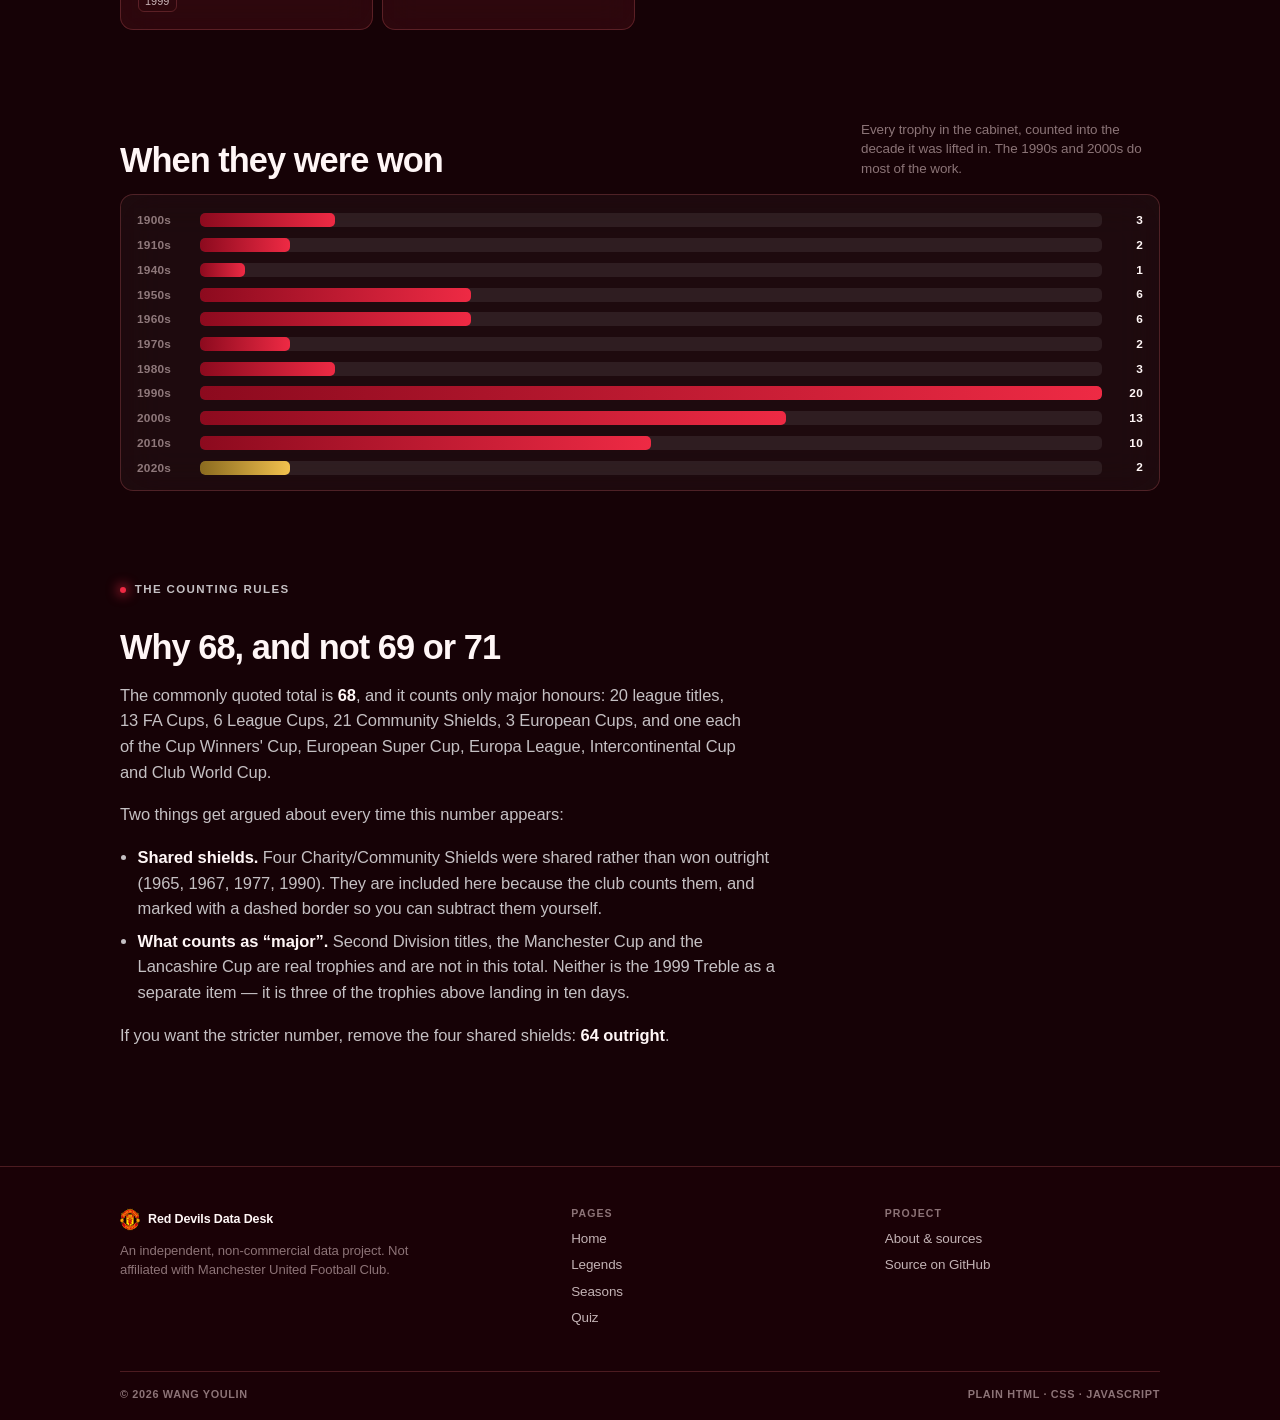
<file: trophies.html>
<!DOCTYPE html>
<html lang="en" data-theme="dark">
<head>
<meta charset="UTF-8">
<meta name="viewport" content="width=device-width, initial-scale=1">
<title>The cabinet — Red Devils Data Desk</title>
<meta name="description" content="Every major Manchester United trophy with the year it was won: 20 league titles, 13 FA Cups, three European Cups and 68 in total.">
<meta name="author" content="WANG Youlin">
<meta name="theme-color" content="#06060a">
<link rel="canonical" href="https://qianniu2007.github.io/red-devils-desk/trophies.html">

<meta property="og:type" content="website">
<meta property="og:site_name" content="Red Devils Data Desk">
<meta property="og:title" content="The cabinet — Red Devils Data Desk">
<meta property="og:description" content="68 major trophies, every winning year, grouped by competition and counted by decade.">
<meta property="og:url" content="https://qianniu2007.github.io/red-devils-desk/trophies.html">
<meta property="og:image" content="https://qianniu2007.github.io/red-devils-desk/assets/img/og.png">
<meta property="og:image:width" content="1200">
<meta property="og:image:height" content="630">
<meta name="twitter:card" content="summary_large_image">

<link rel="icon" href="assets/img/favicon.svg" type="image/svg+xml">
<link rel="apple-touch-icon" href="assets/img/favicon-180.png">
<link rel="stylesheet" href="assets/css/site.css">

<script>
  /* Only used to scope the reveal styling: no theme switching any more. */
  document.documentElement.classList.add('js');
</script>
</head>
<body>
<a class="skip-link" href="#main">Skip to content</a>

<header class="masthead">
  <div class="wrap masthead__bar">
    <a class="brand" href="index.html">
      <img src="assets/img/crest-official.svg" alt="" width="24" height="27">
      <span class="brand__name"><b>Red Devils</b><span>Data Desk</span></span>
    </a>
    <nav class="nav" data-nav aria-label="Primary">
      <a href="index.html">Home</a>
      <a href="legends.html">Legends</a>
      <a href="seasons.html">Seasons</a>
      <a href="trophies.html" aria-current="page">Cabinet</a>
      <a href="quiz.html">Quiz</a>
      <a href="about.html">About</a>
    </nav>
    <div class="tools">
      <button class="icon-btn menu-btn" type="button" data-menu-toggle aria-expanded="false" aria-controls="primary-nav" aria-label="Open menu">
        <svg viewBox="0 0 24 24" fill="none" stroke="currentColor" stroke-width="1.8" aria-hidden="true"><path d="M3 6h18M3 12h18M3 18h18"/></svg>
      </button>
    </div>
  </div>
</header>

<main id="main">
  <section class="wrap hero">
    <div class="hero-card">
      <div class="hero-card__top">
        <img class="crest" src="assets/img/crest-official.svg" alt="" width="52" height="58">
        <div class="hero-card__club">
          <b>Cabinet</b>
          <span>10 competitions · 1908 → 2024</span>
        </div>
        <span class="pill-live">68 major honours</span>
      </div>

      <h1>Sixty-eight reasons<br>the arguments happen.</h1>
      <p class="lead">A trophy cabinet is only impressive until someone counts it properly. This is the count: every major honour, every winning year, grouped by what it was and when it was won.</p>

      <div class="cabinet-total">
        <span class="visually-hidden">Total major trophies:</span>
        <b data-total>68</b>
        <span>Major trophies, 1908 – 2024</span>
      </div>

      <div class="hero-figure" style="border-top:0;padding-top:.2rem;margin-top:.2rem">
        <ul class="hero-figure__rows" style="margin-left:0">
          <li><b>20</b><span>League titles</span></li>
          <li><b>13</b><span>FA Cups</span></li>
          <li><b>3</b><span>European Cups</span></li>
          <li><b>21</b><span>Community Shields</span></li>
        </ul>
      </div>
    </div>
  </section>

  <section class="wrap section" aria-labelledby="cab-title">
    <div class="section-head">
      <h2 id="cab-title">The cabinet</h2>
      <p class="section-note">Filter by type. Dashed years are shared titles — a real thing that happened, and a real argument that follows.</p>
    </div>

    <div class="controls">
      <div class="chips" role="group" aria-label="Competition type">
        <button class="chip" type="button" data-group="all" aria-pressed="true">All</button>
        <button class="chip" type="button" data-group="domestic" aria-pressed="false">Domestic</button>
        <button class="chip" type="button" data-group="european" aria-pressed="false">European</button>
        <button class="chip" type="button" data-group="worldwide" aria-pressed="false">Worldwide</button>
      </div>
      <span class="result-count" data-cab-count></span>
    </div>

    <div class="cabinet" id="cabinet"></div>
    <noscript><p style="margin-top:1rem">This cabinet is rendered from a data file, so it needs JavaScript. The same counts are printed in the paragraph below.</p></noscript>
  </section>

  <section class="wrap section" aria-labelledby="decade-title">
    <div class="section-head">
      <h2 id="decade-title">When they were won</h2>
      <p class="section-note">Every trophy in the cabinet, counted into the decade it was lifted in. The 1990s and 2000s do most of the work.</p>
    </div>
    <div class="chart-shell">
      <div class="decade-chart" id="decades"></div>
    </div>
  </section>

  <section class="wrap section">
    <div class="prose">
      <p class="kicker"><span class="dot" aria-hidden="true"></span>The counting rules</p>
      <h2>Why 68, and not 69 or 71</h2>
      <p>The commonly quoted total is <strong>68</strong>, and it counts only major honours: 20 league titles, 13 FA Cups, 6 League Cups, 21 Community Shields, 3 European Cups, and one each of the Cup Winners' Cup, European Super Cup, Europa League, Intercontinental Cup and Club World Cup.</p>
      <p>Two things get argued about every time this number appears:</p>
      <ul>
        <li><strong>Shared shields.</strong> Four Charity/Community Shields were shared rather than won outright (1965, 1967, 1977, 1990). They are included here because the club counts them, and marked with a dashed border so you can subtract them yourself.</li>
        <li><strong>What counts as “major”.</strong> Second Division titles, the Manchester Cup and the Lancashire Cup are real trophies and are not in this total. Neither is the 1999 Treble as a separate item — it is three of the trophies above landing in ten days.</li>
      </ul>
      <p>If you want the stricter number, remove the four shared shields: <strong>64 outright</strong>.</p>
    </div>
  </section>
</main>

<footer class="footer">
  <div class="wrap">
    <div class="footer__grid">
      <div>
        <div class="footer__brand"><img src="assets/img/crest-official.svg" alt="" width="20" height="23">Red Devils Data Desk</div>
        <p>An independent, non-commercial data project. Not affiliated with Manchester United Football Club.</p>
      </div>
      <div>
        <h2>Pages</h2>
        <ul>
          <li><a href="index.html">Home</a></li>
          <li><a href="legends.html">Legends</a></li>
          <li><a href="seasons.html">Seasons</a></li>
          <li><a href="quiz.html">Quiz</a></li>
        </ul>
      </div>
      <div>
        <h2>Project</h2>
        <ul>
          <li><a href="about.html">About &amp; sources</a></li>
          <li><a href="https://github.com/qianniu2007/red-devils-desk">Source on GitHub</a></li>
        </ul>
      </div>
    </div>
    <div class="footer__base">
      <span>© <span data-year>2026</span> WANG Youlin</span>
      <span>Plain HTML · CSS · JavaScript</span>
    </div>
  </div>
</footer>

<script src="assets/js/data.js"></script>
<script src="assets/js/site.js"></script>
<script src="assets/js/trophies.js"></script>
</body>
</html>
</file>
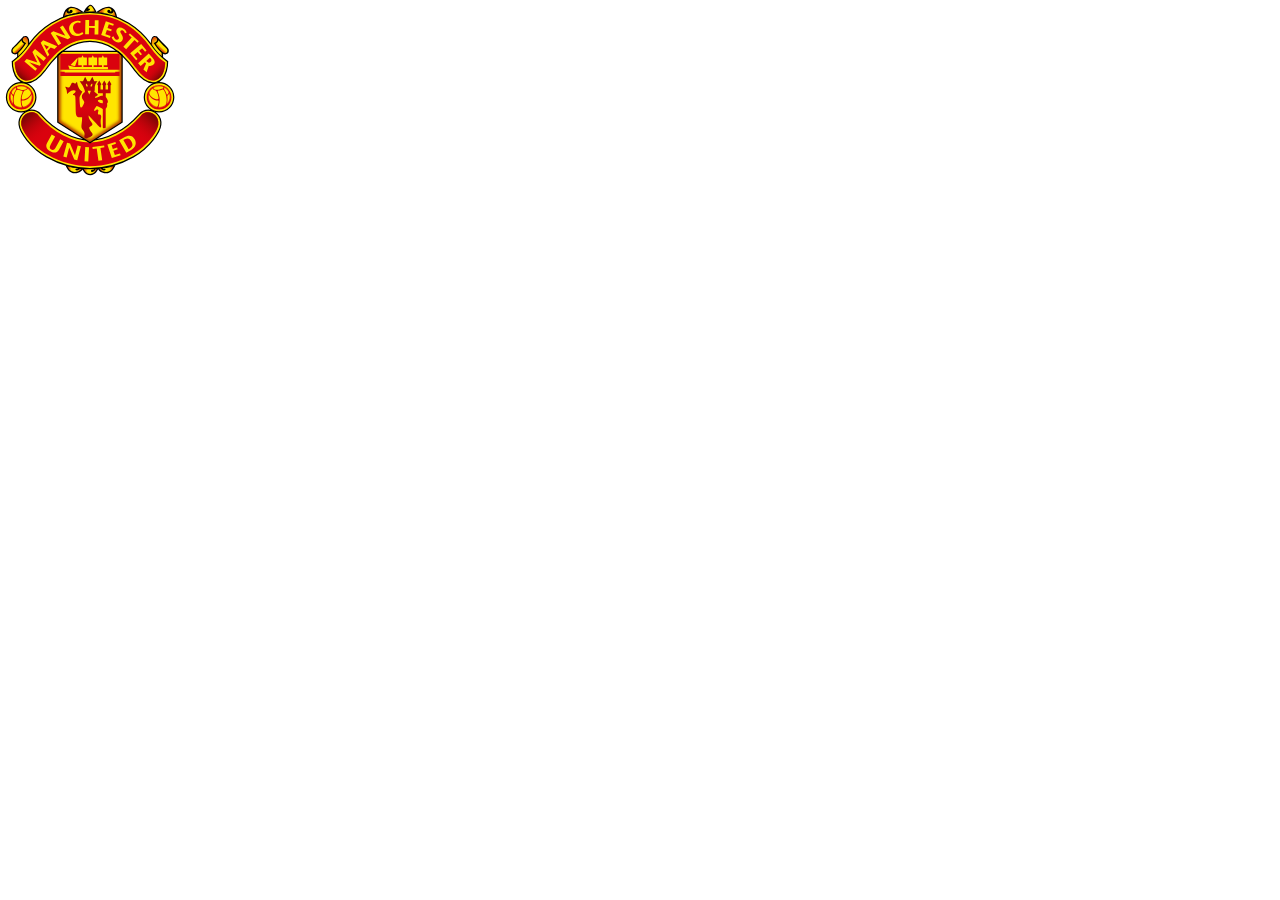
<file: assets/img/favicon-source.html>
<!DOCTYPE html>
<html lang="en">
<head>
<meta charset="UTF-8">
<title>favicon source</title>
<style>
  html, body { margin: 0; padding: 0; background: transparent; }
  body { width: 180px; height: 180px; display: grid; place-items: center; }
  img { width: 172px; height: auto; }
</style>
</head>
<body>
  <!-- Rendered to assets/img/favicon-180.png with a transparent background. -->
  <img src="crest-official.svg" alt="">
</body>
</html>
</file>
<file: assets/css/site.css>
/* =========================================================================
   RED DEVILS DATA DESK — dark, glass, one club colour.
   Reference: the Apple Sports match card — a colour-washed panel, a crest,
   big tabular numbers, standings-style tables, nothing else competing.
   Order: tokens → base → layout → masthead → hero → components → pages.
   ========================================================================= */

/* ---------- 1. Tokens -------------------------------------------------- */
:root {
  color-scheme: dark;

  /* Red is the whole point: the surface itself is a very dark red, the panels
     are red glass, and the accents are the club red. Nothing here is neutral
     grey except the type. */
  --bg: #160206;
  --bg-raised: #23030a;

  --glass: rgba(255, 66, 84, .10);
  --glass-2: rgba(255, 66, 84, .17);
  --glass-3: rgba(255, 66, 84, .24);

  --line: rgba(255, 118, 130, .22);
  --line-2: rgba(255, 140, 152, .36);

  --text: #fff6f6;
  --text-2: rgba(255, 242, 243, .74);
  --text-3: rgba(255, 230, 232, .50);

  --red: #ee2a44;
  --red-deep: #8c0a1e;
  --red-soft: rgba(238, 42, 68, .22);
  --gold: #f2c14e;
  --green: #55e39a;
  --blue: #7fa4ff;

  --radius: 22px;
  --radius-sm: 13px;
  --radius-xs: 9px;

  --font: -apple-system, BlinkMacSystemFont, "SF Pro Display", "Segoe UI Variable Display",
          "Segoe UI", "Helvetica Neue", "PingFang SC", "Microsoft YaHei", sans-serif;
  --font-num: "SF Pro Display", -apple-system, "Segoe UI Variable Display", "Segoe UI", sans-serif;

  --gut: clamp(1rem, 4vw, 2.5rem);
  --maxw: 1120px;
  --ease: cubic-bezier(.22, .9, .24, 1);
}

/* ---------- 2. Base ---------------------------------------------------- */
*,
*::before,
*::after { box-sizing: border-box; }

html { -webkit-text-size-adjust: 100%; scroll-behavior: smooth; }

body {
  margin: 0;
  min-height: 100vh;
  background: var(--bg);
  color: var(--text);
  font-family: var(--font);
  font-size: 16.5px;
  line-height: 1.55;
  -webkit-font-smoothing: antialiased;
  letter-spacing: -.005em;
  overflow-x: hidden;
}

/* The colour wash behind everything: club red from the top-left, a cooler
   counter-light from the top-right, both heavily blurred. This is the layer the
   glass panels are made of. */
body::before {
  content: "";
  position: fixed;
  inset: -20% -10% auto -10%;
  height: 82vh;
  z-index: 0;
  pointer-events: none;
  background:
    radial-gradient(48% 54% at 20% 14%, rgba(238, 42, 68, .78), transparent 68%),
    radial-gradient(44% 50% at 84% 4%, rgba(128, 10, 32, .62), transparent 72%),
    radial-gradient(70% 46% at 50% 100%, rgba(255, 96, 116, .16), transparent 74%);
  filter: blur(26px) saturate(1.2);
}

body::after {
  content: "";
  position: fixed;
  inset: 0;
  z-index: 0;
  pointer-events: none;
  background: linear-gradient(180deg, transparent 0, transparent 38vh, var(--bg) 86vh);
}

h1, h2, h3, h4 {
  margin: 0 0 .5em;
  font-weight: 700;
  line-height: 1.06;
  letter-spacing: -.028em;
  text-wrap: balance;
}

h1 { font-size: clamp(2.1rem, 5.4vw, 3.6rem); }
h2 { font-size: clamp(1.5rem, 3vw, 2.15rem); }
h3 { font-size: clamp(1.05rem, 1.7vw, 1.28rem); letter-spacing: -.015em; }

p { margin: 0 0 1.05em; max-width: 68ch; }

p.lead {
  font-size: clamp(1.02rem, 1.5vw, 1.16rem);
  line-height: 1.5;
  color: var(--text-2);
  letter-spacing: -.01em;
  max-width: 56ch;
}

a { color: inherit; text-decoration-color: var(--red); text-underline-offset: .2em; }
a:hover { color: #fff; }

img, svg { max-width: 100%; }
img { display: block; height: auto; }

strong { font-weight: 650; }
::selection { background: var(--red); color: #fff; }

:focus-visible {
  outline: 2px solid #fff;
  outline-offset: 3px;
  border-radius: 6px;
}

/* ---------- 3. Layout -------------------------------------------------- */
.wrap {
  width: 100%;
  max-width: var(--maxw);
  margin-inline: auto;
  padding-inline: var(--gut);
  position: relative;
  z-index: 1;
}

main { display: block; }

.section { padding-block: clamp(1.6rem, 4vw, 2.8rem); }
.hero + .section { padding-top: clamp(.4rem, 1.4vw, 1rem); }

.kicker {
  display: flex;
  align-items: center;
  gap: .55rem;
  margin: 0 0 .9rem;
  font-size: .72rem;
  font-weight: 600;
  letter-spacing: .12em;
  text-transform: uppercase;
  color: var(--text-3);
}
.kicker .dot {
  width: 6px;
  height: 6px;
  border-radius: 50%;
  background: var(--red);
  flex: none;
  box-shadow: 0 0 12px 2px rgba(239, 43, 69, .8);
}

.section-head {
  display: flex;
  flex-wrap: wrap;
  align-items: end;
  justify-content: space-between;
  gap: .6rem 1.6rem;
  margin-bottom: 1rem;
}
.section-head h2 { margin: 0; }
.section-note {
  font-size: .84rem;
  color: var(--text-3);
  max-width: 40ch;
  margin: 0;
  line-height: 1.45;
}

/* ---------- 4. Masthead ----------------------------------------------- */
.masthead {
  position: sticky;
  top: 0;
  z-index: 50;
  background: rgba(48, 4, 12, .62);
  backdrop-filter: blur(24px) saturate(1.6);
  border-bottom: 1px solid var(--line);
}
.masthead__bar {
  display: flex;
  align-items: center;
  gap: .8rem;
  height: 60px;
}

.brand {
  display: flex;
  align-items: center;
  gap: .6rem;
  text-decoration: none;
  flex: none;
}
.brand img { width: 24px; height: 27px; }
.brand__name {
  font-size: .78rem;
  font-weight: 650;
  letter-spacing: -.01em;
  line-height: 1.1;
  color: var(--text);
}
.brand__name span {
  display: block;
  font-size: .64rem;
  font-weight: 500;
  letter-spacing: .12em;
  text-transform: uppercase;
  color: var(--text-3);
  margin-top: .1rem;
}

.nav {
  display: flex;
  align-items: center;
  gap: .2rem;
  margin-left: auto;
}
.nav a {
  font-size: .8rem;
  font-weight: 550;
  letter-spacing: -.005em;
  color: var(--text-2);
  text-decoration: none;
  padding: .45rem .7rem;
  border-radius: 999px;
  transition: background .18s var(--ease), color .18s var(--ease);
}
.nav a:hover { color: #fff; background: var(--glass); }
.nav a[aria-current="page"] { color: #fff; background: var(--glass-2); box-shadow: inset 0 0 0 1px var(--line-2); }

.tools { display: flex; align-items: center; gap: .4rem; margin-left: .3rem; }

.icon-btn {
  width: 34px;
  height: 34px;
  display: grid;
  place-items: center;
  padding: 0;
  border-radius: 999px;
  border: 1px solid var(--line);
  background: var(--glass);
  color: var(--text-2);
  cursor: pointer;
  transition: background .18s var(--ease), color .18s var(--ease);
}
.icon-btn:hover { background: var(--glass-2); color: #fff; }
.icon-btn svg { width: 16px; height: 16px; }

.menu-btn { display: none; }

/* ---------- 5. Buttons ------------------------------------------------- */
.btn {
  display: inline-flex;
  align-items: center;
  gap: .5rem;
  font-family: var(--font);
  font-size: .86rem;
  font-weight: 600;
  letter-spacing: -.005em;
  padding: .7rem 1.15rem;
  border-radius: 999px;
  border: 1px solid transparent;
  background: var(--red);
  color: #fff;
  text-decoration: none;
  cursor: pointer;
  transition: transform .18s var(--ease), background .18s var(--ease), opacity .18s var(--ease);
}
.btn:hover { background: #ff3f57; color: #fff; transform: translateY(-1px); }
.btn:active { transform: none; }

.btn--ghost {
  background: rgba(255, 255, 255, .10);
  color: #fff;
  border-color: rgba(255, 255, 255, .24);
}
.btn--ghost:hover { background: rgba(255, 255, 255, .18); color: #fff; }

.btn--accent { background: #fff; color: #1a0206; }
.btn--accent:hover { background: #fff; color: #1a0206; }

.btn[disabled] { opacity: .38; cursor: not-allowed; transform: none; }
.btn[disabled]:hover { background: var(--red); color: #fff; }

.btn .arrow { transition: transform .18s var(--ease); }
.btn:hover .arrow { transform: translateX(2px); }

.arrow-link {
  display: inline-flex;
  align-items: center;
  gap: .35rem;
  font-size: .82rem;
  font-weight: 600;
  text-decoration: none;
  color: var(--red);
  border-bottom: 1px solid rgba(239, 43, 69, .4);
  padding-bottom: 1px;
}
.arrow-link:hover { color: #ff5468; }

/* ---------- 6. Hero card ---------------------------------------------- */
.hero { padding-block: clamp(1.2rem, 3vw, 2.2rem) clamp(1rem, 2.4vw, 1.6rem); }

.hero-card {
  position: relative;
  overflow: hidden;
  border: 1px solid rgba(255, 150, 160, .30);
  border-radius: var(--radius);
  padding: clamp(1.15rem, 2.6vw, 2rem);
  background:
    radial-gradient(130% 150% at 10% 0%, rgba(255, 108, 124, .80), transparent 58%),
    linear-gradient(155deg, #d1122f 0%, #a30f24 40%, #56060f 100%);
  backdrop-filter: blur(34px) saturate(1.4);
  box-shadow: inset 0 1px 0 rgba(255, 255, 255, .22), 0 30px 80px -34px rgba(0, 0, 0, .95);
}

/* inside the red card the secondary type has to stay legible on red */
.hero-card .lead { color: rgba(255, 255, 255, .82); }
.hero-card .section-note { color: rgba(255, 255, 255, .62); }
.hero-card .hero-card__club span { color: rgba(255, 255, 255, .68); }
.hero-card .hero-card__top,
.hero-card .hero-figure,
.hero-card .cabinet-total { border-color: rgba(255, 255, 255, .18); }
.hero-card .pill-live {
  background: rgba(0, 0, 0, .26);
  border-color: rgba(255, 255, 255, .26);
  color: #fff;
}
.hero-card .pill-live::before { background: #fff; box-shadow: 0 0 10px 2px rgba(255, 255, 255, .75); }
.hero-card .hero-figure__label { color: rgba(255, 255, 255, .78); }
.hero-card .hero-figure__rows span { color: rgba(255, 255, 255, .62); }
.hero-card .cabinet-total span { color: rgba(255, 255, 255, .68); }

/* on a red card a red button disappears, so the primary action flips to white */
.hero-card .btn { background: #fff; color: #8c0a1e; border-color: #fff; }
.hero-card .btn:hover { background: #fff; color: #b0102a; }
.hero-card .btn--ghost {
  background: rgba(0, 0, 0, .22);
  border-color: rgba(255, 255, 255, .38);
  color: #fff;
}
.hero-card .btn--ghost:hover { background: rgba(0, 0, 0, .34); color: #fff; }

.hero-card__top {
  display: flex;
  align-items: center;
  gap: 1rem;
  padding-bottom: 1.1rem;
  margin-bottom: 1.2rem;
  border-bottom: 1px solid var(--line);
}

.crest {
  width: clamp(44px, 6vw, 58px);
  height: auto;
  flex: none;
  filter: drop-shadow(0 8px 20px rgba(0, 0, 0, .55));
}

.hero-card__club { margin: 0; }
.hero-card__club b {
  display: block;
  font-size: 1.02rem;
  font-weight: 650;
  letter-spacing: -.01em;
}
.hero-card__club span {
  display: block;
  font-size: .72rem;
  font-weight: 550;
  letter-spacing: .1em;
  text-transform: uppercase;
  color: var(--text-3);
  margin-top: .2rem;
}

.pill-live {
  margin-left: auto;
  display: inline-flex;
  align-items: center;
  gap: .4rem;
  font-size: .7rem;
  font-weight: 600;
  letter-spacing: .06em;
  text-transform: uppercase;
  color: var(--text-2);
  background: var(--glass-2);
  border: 1px solid var(--line);
  border-radius: 999px;
  padding: .32rem .7rem;
  white-space: nowrap;
}
.pill-live::before {
  content: "";
  width: 6px;
  height: 6px;
  border-radius: 50%;
  background: var(--green);
  box-shadow: 0 0 10px 1px rgba(55, 201, 122, .9);
}

.hero-card h1 { margin-bottom: .6rem; }
.hero-card .lead { margin-bottom: 1.15rem; }
.hero-card .hero__actions { margin-top: .2rem; }

.hero__actions { display: flex; flex-wrap: wrap; gap: .55rem; }

/* Two-column editorial split: argument on the left, a note card on the right. */
.hero__grid {
  display: grid;
  grid-template-columns: minmax(0, 1.3fr) minmax(0, .7fr);
  gap: clamp(1rem, 3vw, 2rem);
  align-items: start;
}

/* Small card used for asides: a rule, or a two-era comparison table. */
.programme {
  padding: 1rem 1.05rem 1.1rem;
  border: 1px solid var(--line);
  border-radius: var(--radius-sm);
  background: var(--glass);
  backdrop-filter: blur(18px);
}
.programme__top {
  display: flex;
  justify-content: space-between;
  gap: 1rem;
  margin-bottom: .7rem;
  padding-bottom: .55rem;
  border-bottom: 1px solid var(--line);
  font-size: .64rem;
  font-weight: 650;
  letter-spacing: .1em;
  text-transform: uppercase;
  color: var(--text-3);
}
.programme__label {
  margin: 0 0 .8rem;
  font-size: 1.02rem;
  font-weight: 600;
  line-height: 1.35;
  letter-spacing: -.01em;
  color: var(--text);
}
.programme__rows { display: grid; gap: .45rem; margin: 0; }
.programme__row {
  display: flex;
  justify-content: space-between;
  gap: 1rem;
  padding-top: .45rem;
  border-top: 1px solid var(--line);
  font-size: .8rem;
}
.programme__row dt {
  margin: 0;
  color: var(--text-3);
  font-size: .72rem;
  font-weight: 550;
  letter-spacing: .04em;
}
.programme__row dd {
  margin: 0;
  font-weight: 650;
  font-variant-numeric: tabular-nums;
  white-space: nowrap;
}

@media (max-width: 900px) {
  .hero__grid { grid-template-columns: 1fr; }
}

/* The metric block: Apple Sports' "score", reused for a record. */
.hero-figure {
  display: flex;
  flex-wrap: wrap;
  align-items: end;
  gap: .4rem 1.6rem;
  padding-top: 1.1rem;
  margin-top: 1.2rem;
  border-top: 1px solid var(--line);
}
.hero-figure__main { display: flex; align-items: baseline; gap: .5rem; }
.hero-figure__num {
  font-family: var(--font-num);
  font-size: clamp(3rem, 7vw, 4.4rem);
  font-weight: 700;
  line-height: .9;
  letter-spacing: -.04em;
  font-variant-numeric: tabular-nums;
  color: #fff;
}
.hero-figure__label {
  font-size: .8rem;
  font-weight: 550;
  color: var(--text-2);
  max-width: 18ch;
  line-height: 1.3;
}
.hero-figure__rows {
  display: flex;
  flex-wrap: wrap;
  gap: .3rem 1.4rem;
  margin: 0 0 0 auto;
  padding: 0;
  list-style: none;
}
.hero-figure__rows li {
  display: flex;
  flex-direction: column;
  gap: .1rem;
}
.hero-figure__rows b {
  font-family: var(--font-num);
  font-size: 1.15rem;
  font-weight: 650;
  font-variant-numeric: tabular-nums;
  letter-spacing: -.02em;
}
.hero-figure__rows span {
  font-size: .66rem;
  letter-spacing: .08em;
  text-transform: uppercase;
  color: var(--text-3);
}

/* ---------- 7. Stats / tickers ---------------------------------------- */
.stats {
  display: grid;
  grid-template-columns: repeat(auto-fit, minmax(150px, 1fr));
  gap: .6rem;
}
.stat {
  background: var(--glass);
  border: 1px solid var(--line);
  border-radius: var(--radius-sm);
  padding: .95rem 1rem 1rem;
  backdrop-filter: blur(18px);
}
.stat__num {
  display: block;
  font-family: var(--font-num);
  font-size: clamp(1.6rem, 3vw, 2.1rem);
  font-weight: 700;
  line-height: 1;
  letter-spacing: -.03em;
  font-variant-numeric: tabular-nums;
}
.stat__num small { font-size: .45em; color: var(--text-3); margin-left: .1em; letter-spacing: 0; }
.stat__label {
  display: block;
  margin-top: .55rem;
  font-size: .68rem;
  font-weight: 550;
  letter-spacing: .07em;
  text-transform: uppercase;
  color: var(--text-3);
  line-height: 1.35;
}

.tickers {
  display: grid;
  grid-template-columns: repeat(auto-fit, minmax(190px, 1fr));
  gap: .6rem;
}
.ticker {
  background: var(--glass);
  border: 1px solid var(--line);
  border-radius: var(--radius-sm);
  padding: .85rem 1rem 1rem;
  backdrop-filter: blur(18px);
}
.ticker__since {
  display: block;
  font-size: .66rem;
  font-weight: 600;
  letter-spacing: .1em;
  text-transform: uppercase;
  color: var(--text-3);
  margin-bottom: .35rem;
}
.ticker__num {
  font-family: var(--font-num);
  font-size: clamp(1.5rem, 3vw, 1.95rem);
  font-weight: 700;
  line-height: 1;
  letter-spacing: -.03em;
  font-variant-numeric: tabular-nums;
}
.ticker__num span { font-size: .42em; font-weight: 550; color: var(--text-3); margin-left: .25em; letter-spacing: 0; }
.ticker__label { display: block; margin-top: .45rem; font-size: .82rem; color: var(--text-2); line-height: 1.4; }

/* ---------- 8. Cards --------------------------------------------------- */
.cards {
  display: grid;
  grid-template-columns: repeat(auto-fit, minmax(230px, 1fr));
  gap: .6rem;
}
.card {
  position: relative;
  display: flex;
  flex-direction: column;
  gap: .4rem;
  padding: 1.05rem 1.1rem 1.1rem;
  background: var(--glass);
  border: 1px solid var(--line);
  border-radius: var(--radius-sm);
  text-decoration: none;
  backdrop-filter: blur(20px);
  transition: background .2s var(--ease), border-color .2s var(--ease), transform .2s var(--ease);
}
.card:hover {
  background: var(--glass-2);
  border-color: var(--line-2);
  transform: translateY(-2px);
  color: #fff;
}
.card__index {
  font-size: .66rem;
  font-weight: 650;
  letter-spacing: .1em;
  text-transform: uppercase;
  color: var(--red);
}
.card h3 { margin: .1rem 0 0; font-size: 1.02rem; }
.card p { margin: 0; font-size: .85rem; color: var(--text-2); line-height: 1.45; }
.card__go {
  margin-top: auto;
  padding-top: .7rem;
  font-size: .74rem;
  font-weight: 600;
  color: var(--text-3);
  transition: color .2s var(--ease);
}
.card:hover .card__go { color: #fff; }

/* ---------- 9. Timeline ----------------------------------------------- */
.timeline {
  display: grid;
  grid-auto-flow: column;
  grid-auto-columns: minmax(210px, 1fr);
  gap: .6rem;
  overflow-x: auto;
  padding: .1rem .1rem .5rem;
  scroll-snap-type: x mandatory;
  scrollbar-width: thin;
  scrollbar-color: var(--line-2) transparent;
}
.era {
  scroll-snap-align: start;
  display: flex;
  flex-direction: column;
  gap: .35rem;
  padding: .95rem 1rem 1.05rem;
  background: var(--glass);
  border: 1px solid var(--line);
  border-radius: var(--radius-sm);
  backdrop-filter: blur(18px);
}
.era::before {
  content: "";
  width: 7px;
  height: 7px;
  border-radius: 50%;
  background: var(--red);
  box-shadow: 0 0 12px 2px rgba(239, 43, 69, .7);
  margin-bottom: .15rem;
}
.era__year {
  font-size: .72rem;
  font-weight: 650;
  letter-spacing: .1em;
  color: var(--gold);
}
.era h3 { margin: 0; font-size: 1rem; }
.era p { margin: 0; font-size: .82rem; color: var(--text-2); line-height: 1.45; }

/* ---------- 10. Tables (standings grammar) ---------------------------- */
.table-wrap {
  border: 1px solid var(--line);
  border-radius: var(--radius-sm);
  background: rgba(255, 255, 255, .035);
  backdrop-filter: blur(20px);
  overflow-x: auto;
}
.table-scroll { overflow-x: auto; }

/* avatar cell, the stand-in for a crest in a standings table */
.avatar-cell { width: 2.6rem; padding-right: 0 !important; }

table { width: 100%; border-collapse: collapse; font-size: .9rem; }

caption { caption-side: top; text-align: left; }

thead th {
  padding: .85rem 1rem .6rem;
  font-size: .66rem;
  font-weight: 600;
  letter-spacing: .1em;
  text-transform: uppercase;
  color: var(--text-3);
  text-align: left;
  white-space: nowrap;
  border-bottom: 1px solid var(--line);
  background: rgba(255, 60, 80, .08);
}
thead th[data-sort] { cursor: pointer; user-select: none; }
thead th[data-sort]:hover { color: var(--text); }
thead th[aria-sort="ascending"]::after { content: " \2191"; color: var(--red); }
thead th[aria-sort="descending"]::after { content: " \2193"; color: var(--red); }

tbody th, tbody td {
  padding: .7rem 1rem;
  text-align: left;
  vertical-align: middle;
  border-bottom: 1px solid var(--line);
}
tbody tr:last-child th, tbody tr:last-child td { border-bottom: 0; }
tbody tr:hover { background: rgba(255, 255, 255, .04); }
tbody th { font-weight: 600; color: var(--text); }

.num {
  font-family: var(--font-num);
  font-variant-numeric: tabular-nums;
  text-align: right;
  white-space: nowrap;
  letter-spacing: -.01em;
}

/* rank column, like a league table */
.rank {
  width: 2.2rem;
  font-family: var(--font-num);
  font-variant-numeric: tabular-nums;
  color: var(--text-3);
  font-weight: 600;
}

.pill {
  display: inline-block;
  font-size: .66rem;
  font-weight: 600;
  letter-spacing: .04em;
  padding: .12rem .45rem;
  border-radius: 999px;
  border: 1px solid var(--line-2);
  color: var(--text-2);
  white-space: nowrap;
}
.pill--red { border-color: rgba(239, 43, 69, .5); color: #ff8090; background: var(--red-soft); }
.pill--gold { border-color: rgba(227, 178, 60, .45); color: var(--gold); }

/* ---------- 11. Controls ---------------------------------------------- */
.controls {
  display: flex;
  flex-wrap: wrap;
  align-items: center;
  gap: .5rem;
  margin-bottom: .8rem;
}

.field {
  display: flex;
  align-items: center;
  gap: .45rem;
  flex: 1 1 200px;
  max-width: 320px;
  padding: .5rem .75rem;
  border-radius: 999px;
  border: 1px solid var(--line);
  background: var(--glass);
}
.field svg { width: 14px; height: 14px; color: var(--text-3); flex: none; }
.field input {
  width: 100%;
  border: 0;
  padding: 0;
  background: transparent;
  color: var(--text);
  font: inherit;
  font-size: .88rem;
}
.field input::placeholder { color: var(--text-3); }
.field input:focus { outline: none; }
.field:focus-within { border-color: rgba(255, 255, 255, .4); }

select {
  font: inherit;
  font-size: .8rem;
  font-weight: 550;
  color: var(--text);
  padding: .5rem .7rem;
  border-radius: 999px;
  border: 1px solid var(--line);
  background: var(--glass);
  cursor: pointer;
}
select option { background: #14141b; color: var(--text); }

.chips { display: flex; flex-wrap: wrap; gap: .35rem; }

.chip {
  font: inherit;
  font-size: .76rem;
  font-weight: 600;
  letter-spacing: -.005em;
  padding: .42rem .8rem;
  border-radius: 999px;
  border: 1px solid var(--line);
  background: var(--glass);
  color: var(--text-2);
  cursor: pointer;
  transition: background .18s var(--ease), color .18s var(--ease), border-color .18s var(--ease);
}
.chip:hover { color: #fff; border-color: var(--line-2); }
.chip[aria-pressed="true"] {
  background: var(--red);
  border-color: var(--red);
  color: #fff;
}

.result-count {
  margin-left: auto;
  font-size: .72rem;
  font-weight: 600;
  letter-spacing: .08em;
  text-transform: uppercase;
  color: var(--text-3);
}

/* ---------- 12. Chart -------------------------------------------------- */
.chart-shell {
  border: 1px solid var(--line);
  border-radius: var(--radius-sm);
  background: rgba(255, 255, 255, .035);
  backdrop-filter: blur(20px);
  padding: 1rem 1rem .85rem;
}
.chart-head {
  display: flex;
  flex-wrap: wrap;
  gap: .6rem;
  align-items: center;
  justify-content: space-between;
  margin-bottom: .9rem;
}
.chart-legend {
  display: flex;
  gap: .9rem;
  flex-wrap: wrap;
  margin-top: .8rem;
  font-size: .68rem;
  font-weight: 550;
  letter-spacing: .04em;
  text-transform: uppercase;
  color: var(--text-3);
}
.chart-legend i { display: inline-block; width: 8px; height: 8px; border-radius: 2px; margin-right: .35rem; }

.chart-svg { display: block; width: 100%; height: auto; overflow: visible; }
.chart-svg .grid-line { stroke: rgba(255, 130, 142, .16); stroke-width: 1; }
.chart-svg .axis-label { fill: rgba(255, 235, 238, .55); font-family: var(--font); font-size: 10px; font-weight: 550; letter-spacing: .02em; }
.chart-svg .bar { fill: rgba(255, 255, 255, .22); transition: fill .15s var(--ease); }
.chart-svg .bar.is-title { fill: var(--red); }
.chart-svg .bar-g { cursor: pointer; }
.chart-svg .bar-g:hover .bar { fill: rgba(255, 255, 255, .55); }
.chart-svg .bar-g:focus { outline: none; }
.chart-svg .bar-g:focus-visible .bar { fill: var(--gold); }
.chart-svg .chart-line { fill: none; stroke: var(--red); stroke-width: 2; stroke-linejoin: round; stroke-linecap: round; }
.chart-svg .dot { fill: rgba(255, 255, 255, .55); }
.chart-svg .dot.is-title { fill: var(--red); }
.chart-svg .chart-baseline { stroke: rgba(255, 255, 255, .16); }
.chart-svg .avg-line { stroke: rgba(255, 255, 255, .45); stroke-width: 1.2; stroke-dasharray: 3 4; }

.chart-wrap { position: relative; }

.chart-tip {
  position: absolute;
  z-index: 20;
  pointer-events: none;
  max-width: 230px;
  padding: .55rem .7rem;
  border-radius: var(--radius-xs);
  border: 1px solid var(--line-2);
  background: rgba(16, 16, 22, .92);
  backdrop-filter: blur(20px);
  font-size: .76rem;
  line-height: 1.4;
  color: var(--text-2);
  opacity: 0;
  transform: translate(-50%, calc(-100% - 10px));
  transition: opacity .12s var(--ease);
  box-shadow: 0 16px 40px -16px rgba(0, 0, 0, .9);
}
.chart-tip.is-on { opacity: 1; }
.chart-tip b { display: block; color: #fff; font-size: .78rem; margin-bottom: .15rem; }

/* ---------- 13. XI builder -------------------------------------------- */
.pitch-shell {
  display: grid;
  grid-template-columns: minmax(0, 1.3fr) minmax(0, .7fr);
  gap: .6rem;
}

.pitch {
  position: relative;
  display: flex;
  flex-direction: column;
  gap: .5rem;
  min-height: 420px;
  padding: .9rem;
  border: 1px solid var(--line);
  border-radius: var(--radius-sm);
  background:
    radial-gradient(120% 70% at 50% 0%, rgba(255, 90, 106, .22), transparent 70%),
    linear-gradient(180deg, rgba(140, 10, 30, .42), rgba(24, 2, 8, .55)),
    rgba(255, 255, 255, .03);
  backdrop-filter: blur(18px);
}
.pitch::before {
  content: "";
  position: absolute;
  left: .9rem;
  right: .9rem;
  top: 50%;
  height: 1px;
  background: rgba(255, 255, 255, .07);
}
.pitch::after {
  content: "";
  position: absolute;
  left: 50%;
  top: 50%;
  width: 96px;
  height: 96px;
  margin: -48px 0 0 -48px;
  border-radius: 50%;
  border: 1px solid rgba(255, 255, 255, .07);
}

.pitch-row { position: relative; z-index: 1; display: grid; gap: .5rem; grid-auto-flow: column; grid-auto-columns: 1fr; flex: 1; }
.pitch-row--gk { grid-template-columns: repeat(3, 1fr); }
.pitch-row--gk .slot { grid-column: 2; }

.slot {
  display: flex;
  flex-direction: column;
  align-items: center;
  justify-content: center;
  gap: .1rem;
  min-height: 58px;
  padding: .45rem .35rem;
  border-radius: 12px;
  border: 1px dashed rgba(255, 255, 255, .26);
  background: rgba(255, 255, 255, .05);
  color: var(--text-2);
  font-family: var(--font);
  font-size: .68rem;
  font-weight: 650;
  letter-spacing: .1em;
  text-transform: uppercase;
  cursor: pointer;
  text-align: center;
  line-height: 1.2;
  transition: background .18s var(--ease), border-color .18s var(--ease), color .18s var(--ease), transform .18s var(--ease);
}
.slot:hover { border-color: rgba(255, 255, 255, .45); color: #fff; background: rgba(255, 255, 255, .06); }
.slot[aria-pressed="true"] { border-style: solid; border-color: var(--red); color: #fff; box-shadow: 0 0 0 3px var(--red-soft); }

.slot.is-filled {
  border: 1px solid rgba(255, 255, 255, .14);
  background: linear-gradient(160deg, rgba(239, 43, 69, .38), rgba(239, 43, 69, .12));
  color: #fff;
  text-transform: none;
  letter-spacing: -.01em;
  font-size: .82rem;
  font-weight: 600;
  box-shadow: inset 0 1px 0 rgba(255, 255, 255, .16);
}
.slot.is-filled small {
  font-size: .58rem;
  font-weight: 650;
  letter-spacing: .12em;
  text-transform: uppercase;
  color: rgba(255, 255, 255, .6);
}
.slot.is-filled:hover { background: linear-gradient(160deg, rgba(239, 43, 69, .55), rgba(239, 43, 69, .25)); }

.pick-panel {
  display: flex;
  flex-direction: column;
  padding: .95rem;
  border: 1px solid var(--line);
  border-radius: var(--radius-sm);
  background: rgba(255, 255, 255, .045);
  backdrop-filter: blur(18px);
}
.pick-panel__head {
  padding-bottom: .6rem;
  margin-bottom: .5rem;
  border-bottom: 1px solid var(--line);
  font-size: .68rem;
  font-weight: 650;
  letter-spacing: .1em;
  text-transform: uppercase;
  color: var(--text-3);
}
.pick-list { display: grid; gap: .2rem; overflow-y: auto; max-height: 320px; padding-right: .15rem; }
.pick-item {
  display: flex;
  align-items: baseline;
  justify-content: space-between;
  gap: .6rem;
  width: 100%;
  padding: .52rem .55rem;
  border: 1px solid transparent;
  border-radius: 10px;
  background: transparent;
  color: var(--text);
  font: inherit;
  font-size: .86rem;
  text-align: left;
  cursor: pointer;
  transition: background .16s var(--ease);
}
.pick-item:hover { background: rgba(255, 255, 255, .07); border-color: var(--line); }
.pick-item__who { display: flex; align-items: center; gap: .5rem; }
.pick-item span:last-child { font-size: .7rem; color: var(--text-3); white-space: nowrap; }
.pick-empty { margin: 0; font-size: .84rem; color: var(--text-3); line-height: 1.45; }

.xi-summary {
  display: flex;
  flex-wrap: wrap;
  align-items: baseline;
  gap: .5rem 1.5rem;
  margin-top: .7rem;
  padding-top: .8rem;
  border-top: 1px solid var(--line);
}
.xi-summary div {
  font-size: .66rem;
  font-weight: 600;
  letter-spacing: .08em;
  text-transform: uppercase;
  color: var(--text-3);
}
.xi-summary b {
  display: block;
  margin-top: .15rem;
  font-family: var(--font-num);
  font-size: 1.45rem;
  font-weight: 700;
  letter-spacing: -.03em;
  font-variant-numeric: tabular-nums;
  color: #fff;
  text-transform: none;
}

/* player avatars, initials on a position colour */
.avatar {
  display: inline-grid;
  place-items: center;
  width: 26px;
  height: 26px;
  border-radius: 50%;
  font-size: .62rem;
  font-weight: 700;
  letter-spacing: .02em;
  color: #1a0206;
  background: rgba(255, 255, 255, .8);
  flex: none;
}
/* real photograph: round it and give it a hairline so it reads as a portrait */
.avatar--photo {
  display: inline-block;
  object-fit: cover;
  object-position: center 22%;
  border: 1px solid rgba(255, 255, 255, .22);
  background: #2b0409;
  vertical-align: middle;
  flex: none;
}
.avatar--GK { background: #e3b23c; }
.avatar--DF { background: #7fb0ff; }
.avatar--MF { background: #67d99b; }
.avatar--FW { background: #ff8296; }

/* ---------- 14. Cabinet ----------------------------------------------- */
.cabinet {
  display: grid;
  grid-template-columns: repeat(auto-fit, minmax(250px, 1fr));
  gap: .6rem;
}
.trophy {
  display: flex;
  flex-direction: column;
  gap: .3rem;
  padding: 1rem 1.05rem 1.05rem;
  border: 1px solid var(--line);
  border-radius: var(--radius-sm);
  background: var(--glass);
  backdrop-filter: blur(18px);
}
.trophy__head { display: flex; align-items: baseline; justify-content: space-between; gap: .6rem; }
.trophy__count {
  font-family: var(--font-num);
  font-size: 2.1rem;
  font-weight: 700;
  line-height: 1;
  letter-spacing: -.04em;
  font-variant-numeric: tabular-nums;
  color: #fff;
}
.trophy__count small { display: block; margin-top: .2rem; font-size: .28em; font-weight: 550; letter-spacing: 0; color: var(--text-3); }
.trophy h3 { margin: 0; font-size: 1rem; }
.trophy__detail { margin: 0; font-size: .68rem; font-weight: 600; letter-spacing: .07em; text-transform: uppercase; color: var(--text-3); }
.trophy p { margin: .35rem 0 .2rem; font-size: .82rem; color: var(--text-2); line-height: 1.45; }

.years {
  display: flex;
  flex-wrap: wrap;
  gap: .22rem;
  margin: .45rem 0 0;
  padding: 0;
  list-style: none;
}
.years li {
  font-family: var(--font-num);
  font-variant-numeric: tabular-nums;
  font-size: .68rem;
  letter-spacing: .01em;
  padding: .1rem .38rem;
  border-radius: 6px;
  border: 1px solid var(--line);
  color: var(--text-2);
}
.years li.is-shared { border-style: dashed; color: var(--text-3); }

.cabinet-total {
  display: flex;
  flex-wrap: wrap;
  align-items: baseline;
  gap: .4rem 1rem;
  margin-top: 1.1rem;
}
.cabinet-total b {
  font-family: var(--font-num);
  font-size: clamp(2.2rem, 5vw, 3rem);
  font-weight: 700;
  line-height: 1;
  letter-spacing: -.04em;
  font-variant-numeric: tabular-nums;
}
.cabinet-total span {
  font-size: .7rem;
  font-weight: 600;
  letter-spacing: .08em;
  text-transform: uppercase;
  color: var(--text-3);
}

.decade-chart { display: grid; gap: .4rem; }
.decade-row { display: grid; grid-template-columns: 52px minmax(0, 1fr) 30px; align-items: center; gap: .7rem; }
.decade-label, .decade-val {
  font-family: var(--font-num);
  font-size: .74rem;
  font-weight: 600;
  letter-spacing: .02em;
  color: var(--text-3);
  font-variant-numeric: tabular-nums;
}
.decade-val { text-align: right; color: var(--text); }
.decade-bar { display: block; height: 14px; border-radius: 5px; background: rgba(255, 255, 255, .08); overflow: hidden; }
.decade-bar i { display: block; height: 100%; border-radius: 5px; background: linear-gradient(90deg, var(--red-deep), var(--red)); }
.decade-row:last-child .decade-bar i { background: linear-gradient(90deg, #8a6a1f, var(--gold)); }

/* ---------- 15. Quiz --------------------------------------------------- */
#quiz, .quiz-bar, .quiz-shell > .quiz-note { max-width: 720px; }

.quiz-bar { display: flex; gap: .3rem; margin-bottom: 1rem; }
.quiz-bar span { flex: 1; height: 3px; border-radius: 2px; background: rgba(255, 255, 255, .12); }
.quiz-bar span.is-done { background: var(--red); }
.quiz-bar span.is-now { background: rgba(255, 255, 255, .55); }

.q { padding: 1.1rem 1.1rem 1.2rem; border: 1px solid var(--line); border-radius: var(--radius); background: var(--glass); backdrop-filter: blur(20px); }
.q__meta { margin: 0 0 .45rem; font-size: .68rem; font-weight: 600; letter-spacing: .1em; text-transform: uppercase; color: var(--text-3); }
.q h2 { font-size: clamp(1.25rem, 2.4vw, 1.65rem); margin-bottom: 1rem; }

.answers { display: grid; gap: .4rem; margin: 0 0 1rem; padding: 0; }
.answer {
  display: flex;
  align-items: center;
  gap: .7rem;
  width: 100%;
  padding: .75rem .8rem;
  border: 1px solid var(--line);
  border-radius: 12px;
  background: rgba(255, 255, 255, .03);
  color: var(--text);
  font: inherit;
  font-size: .92rem;
  text-align: left;
  cursor: pointer;
  transition: background .16s var(--ease), border-color .16s var(--ease);
}
.answer:hover { background: rgba(255, 255, 255, .07); border-color: var(--line-2); }
.answer__key {
  display: grid;
  place-items: center;
  width: 22px;
  height: 22px;
  border-radius: 50%;
  border: 1px solid var(--line-2);
  font-size: .64rem;
  font-weight: 650;
  color: var(--text-3);
  flex: none;
}
.answer[aria-pressed="true"] { border-color: rgba(239, 43, 69, .7); background: var(--red-soft); }
.answer[aria-pressed="true"] .answer__key { background: var(--red); border-color: var(--red); color: #fff; }
.answer.is-correct { border-color: rgba(55, 201, 122, .55); background: rgba(55, 201, 122, .1); }
.answer.is-wrong { border-color: rgba(239, 43, 69, .55); background: rgba(239, 43, 69, .1); }

.quiz-foot { display: flex; flex-wrap: wrap; align-items: center; gap: .6rem; padding-top: .9rem; border-top: 1px solid var(--line); }
.quiz-note { margin: 0; font-size: .78rem; color: var(--text-3); }

.score-card {
  padding: 1.2rem 1.1rem 1.3rem;
  border: 1px solid var(--line-2);
  border-radius: var(--radius);
  background:
    radial-gradient(120% 100% at 0% 0%, rgba(239, 43, 69, .28), transparent 62%),
    rgba(255, 255, 255, .05);
  backdrop-filter: blur(24px);
}
.score-card .big {
  font-family: var(--font-num);
  font-size: clamp(2.6rem, 8vw, 4rem);
  font-weight: 700;
  line-height: .95;
  letter-spacing: -.04em;
  font-variant-numeric: tabular-nums;
}

.review { display: grid; gap: .5rem; margin-top: 1rem; }
.review__row {
  padding: .7rem .8rem;
  border-radius: 12px;
  border: 1px solid var(--line);
  background: rgba(255, 255, 255, .03);
  font-size: .86rem;
  line-height: 1.45;
}
.review__row.is-right { border-color: rgba(55, 201, 122, .4); }
.review__row.is-wrong { border-color: rgba(239, 43, 69, .4); }
.review__row b { display: block; font-weight: 600; margin-bottom: .2rem; }
.review__row span { color: var(--text-3); font-size: .8rem; }
.review__row p { margin: .3rem 0 0; color: var(--text-2); }
.review__row a { color: #ff8090; }

/* ---------- 16. Prose (About) ----------------------------------------- */
.prose { max-width: 72ch; }
.prose h2 { margin-top: 1.9rem; }
.prose h3 { margin-top: 1.4rem; }
.prose p, .prose li { color: rgba(246, 246, 248, .78); }
.prose strong { color: var(--text); }
.prose ul, .prose ol { padding-left: 1.1rem; margin: 0 0 1.1em; }
.prose li { margin-bottom: .4em; }
.prose code {
  font-family: "Cascadia Mono", Consolas, monospace;
  font-size: .84em;
  padding: .1em .35em;
  border-radius: 5px;
  background: rgba(255, 255, 255, .09);
  color: #fff;
}
.prose blockquote {
  margin: 1.2rem 0;
  padding: .1rem 0 .1rem .9rem;
  border-left: 2px solid var(--red);
  color: var(--text);
  font-size: 1.05rem;
}
.prose pre {
  margin: 0 0 1.1rem;
  padding: .95rem 1rem;
  border-radius: var(--radius-xs);
  border: 1px solid var(--line);
  background: rgba(0, 0, 0, .45);
  color: rgba(255, 255, 255, .8);
  font-family: "Cascadia Mono", Consolas, monospace;
  font-size: .78rem;
  line-height: 1.6;
  overflow-x: auto;
}
.prose pre code { background: none; padding: 0; color: inherit; }

.ascii {
  white-space: pre;
  overflow-x: auto;
  border-radius: var(--radius-xs);
  border: 1px solid var(--line);
  background: rgba(0, 0, 0, .4);
  padding: 1rem;
  margin: 0 0 1.1rem;
  font-family: "Cascadia Mono", Consolas, monospace;
  font-size: clamp(.58rem, 1.5vw, .76rem);
  line-height: 1.5;
  color: rgba(255, 255, 255, .72);
}

.swatches {
  display: grid;
  grid-template-columns: repeat(auto-fit, minmax(150px, 1fr));
  gap: .5rem;
  margin: .8rem 0 1.3rem;
}
.swatch {
  padding: .55rem .6rem .6rem;
  border-radius: 12px;
  border: 1px solid var(--line);
  background: var(--glass);
}
.swatch__chip { height: 40px; border-radius: 8px; margin-bottom: .45rem; border: 1px solid rgba(255, 255, 255, .12); }
.swatch b { display: block; font-size: .8rem; font-weight: 600; }
.swatch span { font-family: var(--font-num); font-size: .68rem; color: var(--text-3); font-variant-numeric: tabular-nums; }

/* ---------- 17. Footer ------------------------------------------------- */
.footer {
  margin-top: clamp(2rem, 5vw, 3.4rem);
  border-top: 1px solid var(--line);
  background: rgba(30, 2, 8, .58);
  position: relative;
  z-index: 1;
}
.footer__grid {
  display: grid;
  grid-template-columns: minmax(0, 1.5fr) repeat(auto-fit, minmax(130px, 1fr));
  gap: 1.6rem clamp(1.2rem, 3vw, 2.4rem);
  padding-block: clamp(1.6rem, 4vw, 2.6rem);
}
.footer__brand {
  display: flex;
  align-items: center;
  gap: .5rem;
  font-size: .78rem;
  font-weight: 650;
  letter-spacing: -.01em;
  margin-bottom: .6rem;
}
.footer__brand img { width: 20px; height: 23px; }
.footer p { font-size: .82rem; color: var(--text-3); max-width: 42ch; line-height: 1.5; }
.footer h2 {
  margin: 0 0 .6rem;
  font-size: .66rem;
  font-weight: 650;
  letter-spacing: .1em;
  text-transform: uppercase;
  color: var(--text-3);
}
.footer ul { display: grid; gap: .35rem; margin: 0; padding: 0; list-style: none; font-size: .84rem; }
.footer ul a { color: var(--text-2); text-decoration: none; }
.footer ul a:hover { color: #fff; }
.footer__base {
  display: flex;
  flex-wrap: wrap;
  gap: .4rem 1.2rem;
  justify-content: space-between;
  padding-block: .9rem 1.1rem;
  border-top: 1px solid var(--line);
  font-size: .68rem;
  font-weight: 550;
  letter-spacing: .06em;
  text-transform: uppercase;
  color: var(--text-3);
}

/* ---------- 18. Utilities ---------------------------------------------- */
.skip-link {
  position: absolute;
  left: -9999px;
  top: 0;
  z-index: 100;
  padding: .7rem 1rem;
  border-radius: 0 0 10px 0;
  background: #fff;
  color: #0a0a0f;
}
.skip-link:focus { left: 0; }

.visually-hidden {
  position: absolute !important;
  width: 1px;
  height: 1px;
  margin: -1px;
  padding: 0;
  overflow: hidden;
  clip: rect(0 0 0 0);
  white-space: nowrap;
  border: 0;
}

html.js .reveal { opacity: 0; transform: translateY(10px); transition: opacity .5s var(--ease), transform .5s var(--ease); }
html.js .reveal.is-in { opacity: 1; transform: none; }

.mt-0 { margin-top: 0; }
.mt-1 { margin-top: .4rem; }
.mt-2 { margin-top: .8rem; }
.mt-3 { margin-top: 1.4rem; }
.mb-0 { margin-bottom: 0; }
.center { text-align: center; }

/* ---------- 19. Responsive --------------------------------------------- */
@media (max-width: 900px) {
  .pitch-shell { grid-template-columns: 1fr; }
  .pitch { min-height: 360px; }
}

@media (max-width: 760px) {
  body { font-size: 16px; }
  .masthead__bar { height: 54px; }

  .menu-btn { display: grid; }

  /* The card top row: crest + club on one line, the status pill beneath it.
     Squeezing all three into 390px wrapped the club name over three lines. */
  .hero-card__top { flex-wrap: wrap; gap: .7rem 1rem; }
  .hero-card__club { min-width: 0; }
  .pill-live { order: 3; flex-basis: 100%; margin-left: 0; }

  .nav {
    position: fixed;
    inset: 54px .5rem auto .5rem;
    flex-direction: column;
    align-items: stretch;
    gap: .15rem;
    margin: 0;
    padding: .5rem;
    border: 1px solid var(--line-2);
    border-radius: 18px;
    background: rgba(14, 14, 20, .92);
    backdrop-filter: blur(30px);
    box-shadow: 0 30px 60px -24px rgba(0, 0, 0, .9);
    opacity: 0;
    visibility: hidden;
    transform: translateY(-6px);
    transition: opacity .2s var(--ease), transform .2s var(--ease), visibility .2s;
  }
  .nav.is-open { opacity: 1; visibility: visible; transform: none; }
  .nav a { padding: .7rem .8rem; border-radius: 12px; font-size: .9rem; }
  .tools { margin-left: auto; }

  .hero-figure { gap: .5rem 1rem; }
  .hero-figure__rows {
    display: grid;
    grid-template-columns: 1fr 1fr;
    gap: .55rem .9rem;
    width: 100%;
    margin-left: 0;
  }
  /* an odd last figure gets the whole row instead of sitting alone in a half */
  .hero-figure__rows li:last-child:nth-child(odd) { grid-column: span 2; }

  .stats { grid-template-columns: 1fr 1fr; }
  .timeline { grid-auto-columns: minmax(190px, 82%); }

  /* the chart keeps its honest width and scrolls instead of shrinking */
  .chart-wrap { overflow-x: auto; overscroll-behavior-x: contain; }
  .chart-svg { min-width: 680px; }

  .footer__grid { grid-template-columns: 1fr 1fr; }
  .footer__grid > div:first-child { grid-column: 1 / -1; }
  .result-count { margin-left: 0; }
  thead th { padding: .7rem .7rem .5rem; }
  tbody th, tbody td { padding: .62rem .7rem; }
}

@media (max-width: 420px) {
  .slot { min-height: 52px; font-size: .62rem; }
  .slot.is-filled { font-size: .74rem; }
  .stats { grid-template-columns: 1fr 1fr; }
}

@media (prefers-reduced-motion: reduce) {
  html { scroll-behavior: auto; }
  *, *::before, *::after {
    animation-duration: .001ms !important;
    animation-iteration-count: 1 !important;
    transition-duration: .001ms !important;
  }
  html.js .reveal { opacity: 1; transform: none; }
}

@media print {
  body { background: #fff; color: #000; }
  body::before, body::after { display: none; }
  .masthead, .footer, .hero__actions, .tools { display: none; }
  html.js .reveal { opacity: 1; transform: none; }
  .hero-card, .stat, .card, .table-wrap, .chart-shell, .trophy {
    background: #fff !important;
    border-color: #ccc !important;
    box-shadow: none !important;
    backdrop-filter: none !important;
  }
  .table-wrap, .chart-shell, .card { break-inside: avoid; }
}
</file>
